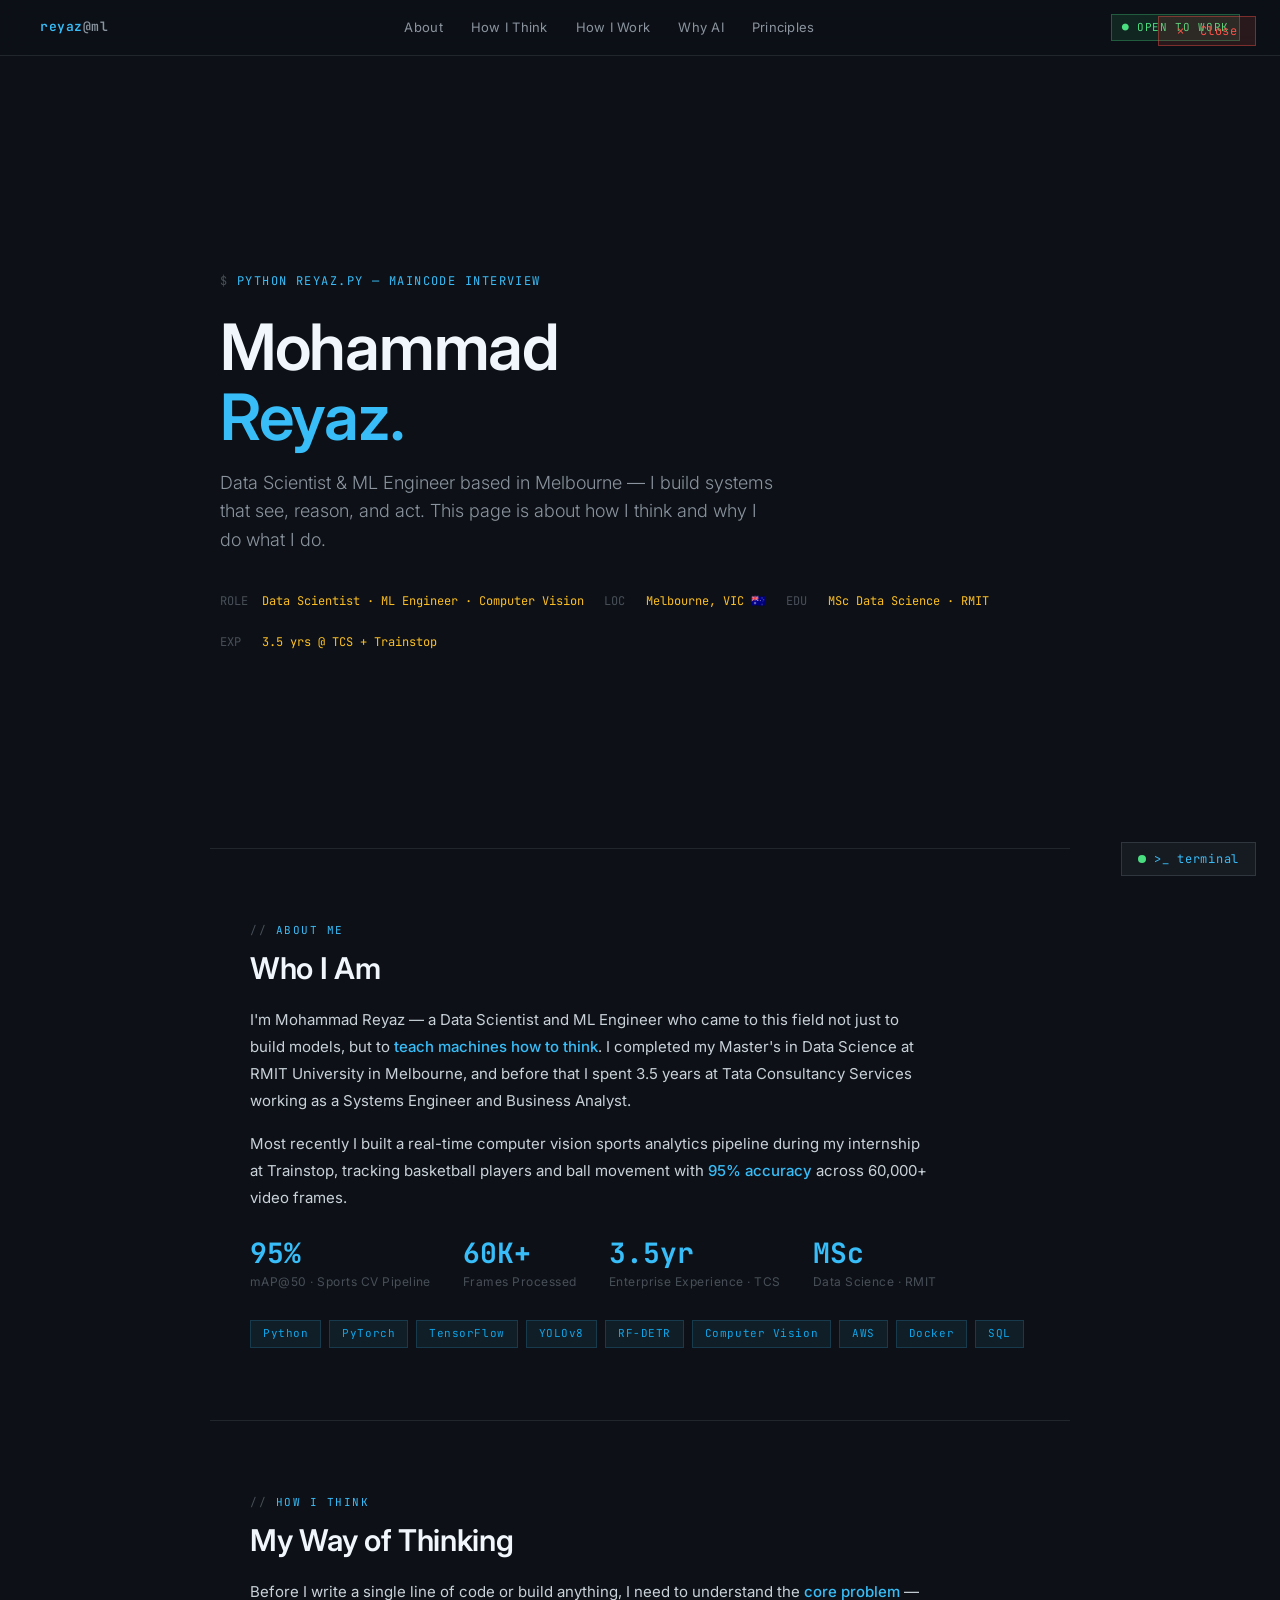
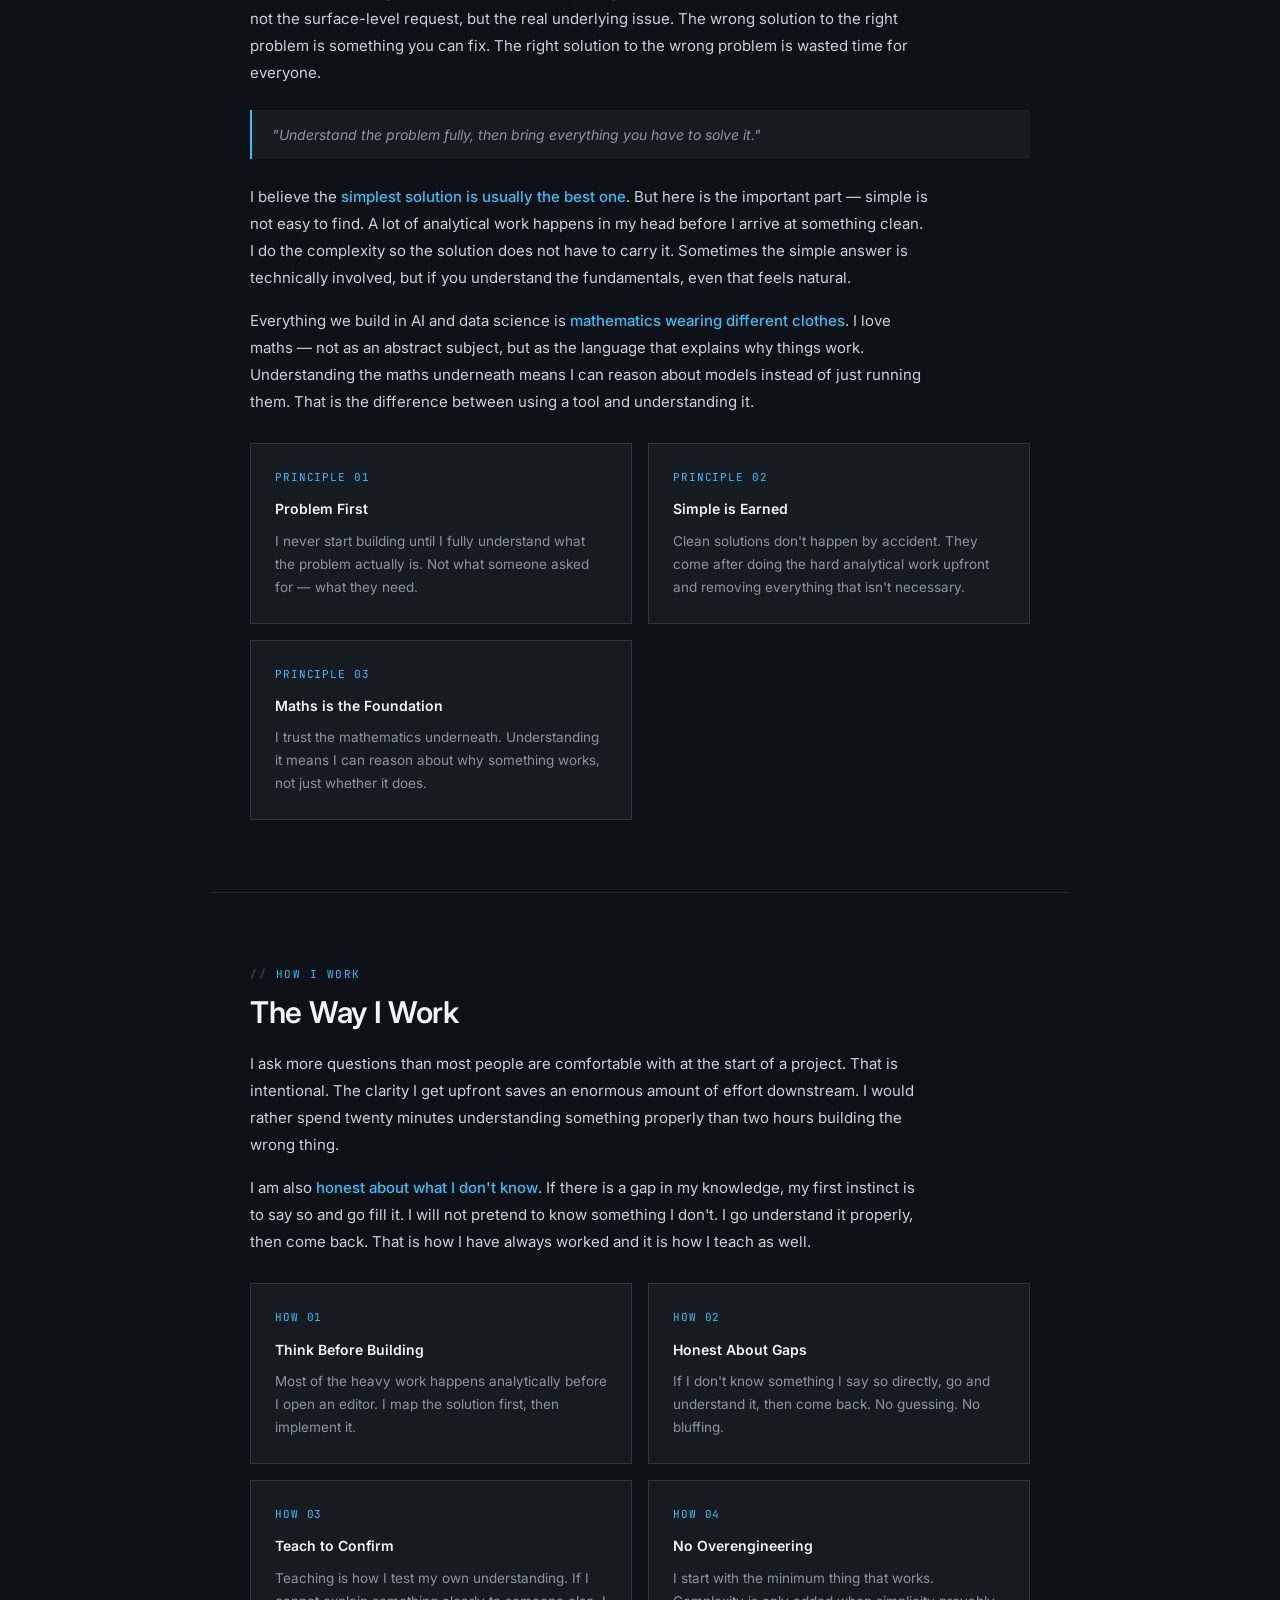
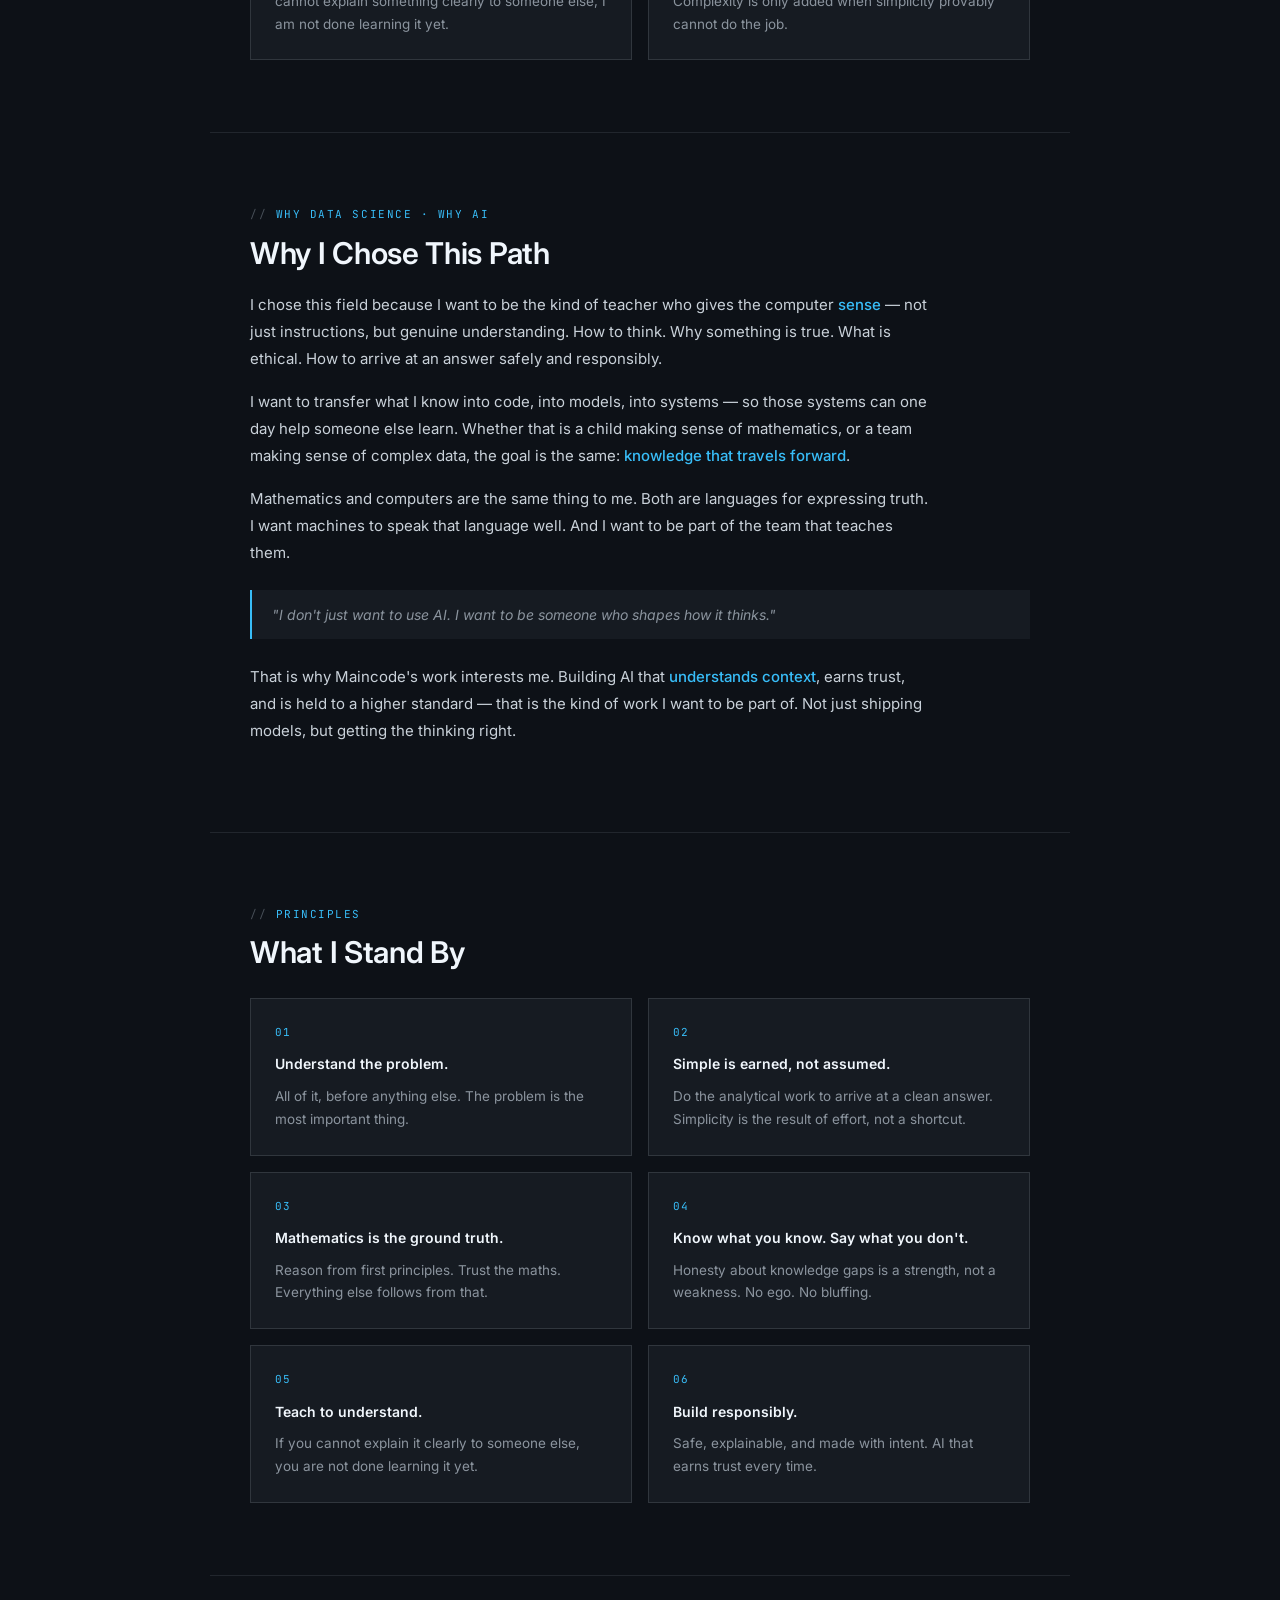
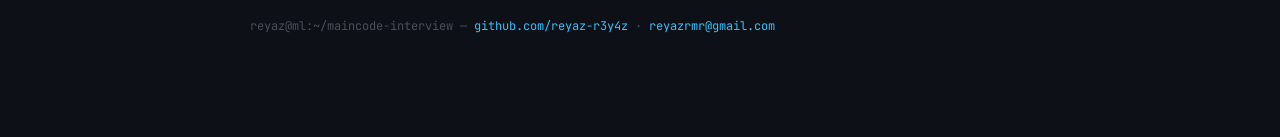
<file: understand reyaz_maincode.html>
<!DOCTYPE html>
<html lang="en">
<head>
  <meta charset="UTF-8" />
  <meta name="viewport" content="width=device-width, initial-scale=1.0" />
  <title>Mohammad Reyaz · Who I Am</title>
  <style>
    @import url('https://fonts.googleapis.com/css2?family=JetBrains+Mono:wght@400;600&family=Inter:wght@300;400;500;600&display=swap');

    :root {
      --bg:         #0d1117;
      --bg-card:    #161b22;
      --bg-card2:   #1c2128;
      --border:     #30363d;
      --border-dim: #21262d;
      --cyan:       #38bdf8;
      --cyan-glow:  rgba(56,189,248,0.18);
      --cyan-dim:   #0ea5e9;
      --purple:     #bf91f3;
      --green:      #4ade80;
      --amber:      #fbbf24;
      --text:       #c9d1d9;
      --text-dim:   #8b949e;
      --text-faint: #484f58;
      --white:      #f0f6fc;
      --mono:       'JetBrains Mono', monospace;
      --sans:       'Inter', sans-serif;
    }

    * { margin: 0; padding: 0; box-sizing: border-box; }
    html { scroll-behavior: smooth; }

    body {
      background: var(--bg);
      color: var(--text);
      font-family: var(--sans);
      font-size: 15px;
      line-height: 1.75;
    }

    /* ── NAV ── */
    nav {
      position: sticky;
      top: 0;
      z-index: 90;
      background: rgba(13,17,23,0.92);
      backdrop-filter: blur(12px);
      border-bottom: 1px solid var(--border-dim);
      display: flex;
      align-items: center;
      justify-content: space-between;
      padding: 0 40px;
      height: 56px;
    }
    .nav-logo {
      font-family: var(--mono);
      font-size: 13px;
      color: var(--cyan);
      font-weight: 600;
      letter-spacing: 0.04em;
    }
    .nav-logo span { color: var(--text-dim); }
    .nav-links {
      display: flex;
      gap: 28px;
      list-style: none;
    }
    .nav-links a {
      color: var(--text-dim);
      text-decoration: none;
      font-size: 13px;
      letter-spacing: 0.02em;
      transition: color 0.2s;
    }
    .nav-links a:hover { color: var(--cyan); }
    .nav-badge {
      font-family: var(--mono);
      font-size: 11px;
      background: rgba(74,222,128,0.1);
      border: 1px solid rgba(74,222,128,0.3);
      color: var(--green);
      padding: 3px 10px;
      letter-spacing: 0.06em;
    }

    /* ── HERO ── */
    #hero {
      min-height: 88vh;
      display: flex;
      flex-direction: column;
      justify-content: center;
      padding: 80px 80px 60px;
      max-width: 1000px;
      margin: 0 auto;
    }
    .hero-eyebrow {
      font-family: var(--mono);
      font-size: 12px;
      color: var(--cyan);
      letter-spacing: 0.12em;
      text-transform: uppercase;
      margin-bottom: 20px;
    }
    .hero-eyebrow::before { content: '$ '; color: var(--text-faint); }
    .hero-name {
      font-family: var(--sans);
      font-size: clamp(36px, 6vw, 64px);
      font-weight: 600;
      color: var(--white);
      line-height: 1.1;
      margin-bottom: 16px;
      letter-spacing: -0.02em;
    }
    .hero-name .accent { color: var(--cyan); }
    .hero-tagline {
      font-size: 18px;
      color: var(--text-dim);
      font-weight: 300;
      max-width: 560px;
      margin-bottom: 36px;
      line-height: 1.6;
    }
    .hero-meta {
      display: flex;
      flex-wrap: wrap;
      gap: 20px;
      font-family: var(--mono);
      font-size: 12px;
      color: var(--text-faint);
    }
    .hero-meta span { color: var(--text-dim); }
    .hero-meta .val { color: var(--amber); }

    /* ── SECTIONS ── */
    .section {
      max-width: 860px;
      margin: 0 auto;
      padding: 72px 40px;
      border-top: 1px solid var(--border-dim);
      transition: box-shadow 0.3s ease, background 0.3s ease;
    }
    .section.highlight {
      box-shadow: 0 0 0 2px var(--cyan), 0 0 32px var(--cyan-glow);
      background: rgba(56,189,248,0.03);
    }

    .section-label {
      font-family: var(--mono);
      font-size: 11px;
      color: var(--cyan);
      letter-spacing: 0.14em;
      text-transform: uppercase;
      margin-bottom: 10px;
    }
    .section-label::before { content: '// '; color: var(--text-faint); }

    .section-title {
      font-size: clamp(22px, 3vw, 30px);
      font-weight: 600;
      color: var(--white);
      margin-bottom: 20px;
      letter-spacing: -0.01em;
      line-height: 1.2;
    }

    .section p {
      color: var(--text);
      font-size: 15px;
      line-height: 1.8;
      max-width: 680px;
      margin-bottom: 16px;
    }
    .section p em {
      color: var(--cyan);
      font-style: normal;
      font-weight: 500;
    }

    /* ── CARDS GRID ── */
    .cards {
      display: grid;
      grid-template-columns: repeat(auto-fit, minmax(280px, 1fr));
      gap: 16px;
      margin-top: 28px;
    }
    .card {
      background: var(--bg-card);
      border: 1px solid var(--border);
      padding: 24px;
      transition: border-color 0.2s, box-shadow 0.2s;
    }
    .card:hover {
      border-color: var(--cyan-dim);
      box-shadow: 0 0 16px rgba(56,189,248,0.08);
    }
    .card-num {
      font-family: var(--mono);
      font-size: 11px;
      color: var(--cyan);
      margin-bottom: 10px;
      letter-spacing: 0.08em;
    }
    .card-title {
      font-size: 14px;
      font-weight: 600;
      color: var(--white);
      margin-bottom: 8px;
    }
    .card-body {
      font-size: 13.5px;
      color: var(--text-dim);
      line-height: 1.7;
    }

    /* ── QUOTE BLOCK ── */
    .quote {
      border-left: 2px solid var(--cyan);
      padding: 12px 20px;
      margin: 24px 0;
      background: var(--bg-card);
    }
    .quote p {
      color: var(--text-dim) !important;
      font-size: 14px !important;
      font-style: italic;
      margin: 0 !important;
    }

    /* ── TAGS ── */
    .tags { display: flex; flex-wrap: wrap; gap: 8px; margin-top: 20px; }
    .tag {
      background: rgba(56,189,248,0.07);
      border: 1px solid rgba(56,189,248,0.18);
      color: var(--cyan-dim);
      font-family: var(--mono);
      font-size: 11px;
      padding: 3px 12px;
      letter-spacing: 0.05em;
    }

    /* ── STAT ROW ── */
    .stats {
      display: flex;
      flex-wrap: wrap;
      gap: 32px;
      margin: 28px 0;
    }
    .stat-val {
      font-family: var(--mono);
      font-size: 28px;
      font-weight: 700;
      color: var(--cyan);
      line-height: 1;
    }
    .stat-label {
      font-size: 12px;
      color: var(--text-faint);
      margin-top: 4px;
      letter-spacing: 0.04em;
    }

    /* ──────────────────────────────────────
       TERMINAL — bottom right
    ────────────────────────────────────── */
    #terminal-toggle {
      position: fixed;
      bottom: 24px;
      right: 24px;
      z-index: 200;
      background: var(--bg-card);
      border: 1px solid var(--border);
      color: var(--cyan);
      font-family: var(--mono);
      font-size: 12px;
      padding: 8px 16px;
      cursor: pointer;
      letter-spacing: 0.06em;
      transition: background 0.2s, border-color 0.2s;
      display: flex;
      align-items: center;
      gap: 8px;
    }
    #terminal-toggle:hover {
      background: var(--bg-card2);
      border-color: var(--cyan);
    }
    #terminal-toggle .t-dot {
      width: 8px; height: 8px; border-radius: 50%;
      background: var(--green);
      animation: pulse 2s ease-in-out infinite;
    }
    @keyframes pulse { 0%,100%{opacity:1} 50%{opacity:0.4} }

    #terminal-panel {
      position: fixed;
      bottom: 68px;
      right: 24px;
      width: 480px;
      max-width: calc(100vw - 32px);
      z-index: 199;
      background: #0a0e13;
      border: 1px solid var(--border);
      box-shadow: 0 8px 40px rgba(0,0,0,0.6);
      display: none;
      flex-direction: column;
      max-height: 400px;
    }
    #terminal-panel.open { display: flex; }

    .term-topbar {
      background: #1c2128;
      padding: 8px 14px;
      display: flex;
      align-items: center;
      gap: 8px;
      border-bottom: 1px solid var(--border);
      flex-shrink: 0;
    }
    .term-dot { width: 10px; height: 10px; border-radius: 50%; }
    .term-dot.r { background: #ff5f57; }
    .term-dot.y { background: #febc2e; }
    .term-dot.g { background: #28c840; }
    .term-title {
      margin-left: 8px;
      font-family: var(--mono);
      font-size: 11px;
      color: var(--text-faint);
      flex: 1;
    }
    .term-close {
      font-family: var(--mono);
      font-size: 11px;
      color: var(--text-faint);
      cursor: pointer;
      padding: 0 4px;
    }
    .term-close:hover { color: var(--white); }

    /* Quick command chips */
    .term-chips {
      padding: 10px 14px 8px;
      display: flex;
      flex-wrap: wrap;
      gap: 6px;
      border-bottom: 1px solid var(--border-dim);
      flex-shrink: 0;
      background: #0d1117;
    }
    .chip {
      font-family: var(--mono);
      font-size: 10px;
      padding: 3px 10px;
      border: 1px solid var(--border);
      color: var(--text-dim);
      cursor: pointer;
      letter-spacing: 0.04em;
      transition: border-color 0.15s, color 0.15s;
      user-select: none;
    }
    .chip:hover {
      border-color: var(--cyan);
      color: var(--cyan);
    }

    .term-output {
      flex: 1;
      overflow-y: auto;
      padding: 12px 14px;
      font-family: var(--mono);
      font-size: 12px;
      line-height: 1.7;
      scrollbar-width: thin;
      scrollbar-color: var(--border) transparent;
    }
    .term-line { margin-bottom: 2px; }
    .term-line.cmd  { color: var(--white); }
    .term-line.cmd::before { content: '$ '; color: var(--cyan); }
    .term-line.out  { color: var(--text-dim); }
    .term-line.ok   { color: var(--green); }
    .term-line.err  { color: #f87171; }
    .term-line.info { color: var(--amber); }
    .term-line.blank { height: 6px; }
    .term-line.file { color: var(--purple); }

    .term-input-row {
      display: flex;
      align-items: center;
      padding: 8px 14px;
      border-top: 1px solid var(--border);
      gap: 6px;
      flex-shrink: 0;
    }
    .term-prompt-sym {
      font-family: var(--mono);
      font-size: 12px;
      color: var(--cyan);
      flex-shrink: 0;
    }
    #term-input {
      flex: 1;
      background: transparent;
      border: none;
      outline: none;
      color: var(--white);
      font-family: var(--mono);
      font-size: 12px;
      caret-color: var(--cyan);
    }

    /* ── FOOTER ── */
    footer {
      max-width: 860px;
      margin: 0 auto;
      padding: 40px 40px 100px;
      border-top: 1px solid var(--border-dim);
    }
    footer p {
      font-family: var(--mono);
      font-size: 12px;
      color: var(--text-faint);
    }
    footer a { color: var(--cyan); text-decoration: none; }

    /* ── MOBILE ── */
    @media (max-width: 640px) {
      #hero { padding: 60px 24px 40px; }
      .section { padding: 52px 24px; }
      nav { padding: 0 20px; }
      .nav-links { display: none; }
      footer { padding: 32px 24px 100px; }
    }
  </style>
</head>
<body>

<!-- NAV -->
<nav>
  <div class="nav-logo">reyaz<span>@ml</span></div>
  <ul class="nav-links">
    <li><a href="#about">About</a></li>
    <li><a href="#think">How I Think</a></li>
    <li><a href="#work">How I Work</a></li>
    <li><a href="#why">Why AI</a></li>
    <li><a href="#principles">Principles</a></li>
  </ul>
  <div class="nav-badge">● OPEN TO WORK</div>
</nav>

<!-- HERO -->
<section id="hero">
  <div class="hero-eyebrow">python reyaz.py — Maincode Interview</div>
  <h1 class="hero-name">Mohammad<br><span class="accent">Reyaz.</span></h1>
  <p class="hero-tagline">
    Data Scientist &amp; ML Engineer based in Melbourne — I build systems that see, reason, and act.
    This page is about how I think and why I do what I do.
  </p>
  <div class="hero-meta">
    <div>ROLE &nbsp;<span class="val">Data Scientist · ML Engineer · Computer Vision</span></div>
    <div>LOC &nbsp;&nbsp;<span class="val">Melbourne, VIC 🇦🇺</span></div>
    <div>EDU &nbsp;&nbsp;<span class="val">MSc Data Science · RMIT</span></div>
    <div>EXP &nbsp;&nbsp;<span class="val">3.5 yrs @ TCS + Trainstop</span></div>
  </div>
</section>

<!-- ABOUT -->
<section class="section" id="about">
  <div class="section-label">about me</div>
  <h2 class="section-title">Who I Am</h2>
  <p>
    I'm Mohammad Reyaz — a Data Scientist and ML Engineer who came to this field not just to build models,
    but to <em>teach machines how to think</em>. I completed my Master's in Data Science at RMIT University
    in Melbourne, and before that I spent 3.5 years at Tata Consultancy Services working as a Systems Engineer
    and Business Analyst.
  </p>
  <p>
    Most recently I built a real-time computer vision sports analytics pipeline during my internship at Trainstop,
    tracking basketball players and ball movement with <em>95% accuracy</em> across 60,000+ video frames.
  </p>
  <div class="stats">
    <div><div class="stat-val">95%</div><div class="stat-label">mAP@50 · Sports CV Pipeline</div></div>
    <div><div class="stat-val">60K+</div><div class="stat-label">Frames Processed</div></div>
    <div><div class="stat-val">3.5yr</div><div class="stat-label">Enterprise Experience · TCS</div></div>
    <div><div class="stat-val">MSc</div><div class="stat-label">Data Science · RMIT</div></div>
  </div>
  <div class="tags">
    <span class="tag">Python</span><span class="tag">PyTorch</span><span class="tag">TensorFlow</span>
    <span class="tag">YOLOv8</span><span class="tag">RF-DETR</span><span class="tag">Computer Vision</span>
    <span class="tag">AWS</span><span class="tag">Docker</span><span class="tag">SQL</span>
  </div>
</section>

<!-- HOW I THINK -->
<section class="section" id="think">
  <div class="section-label">how i think</div>
  <h2 class="section-title">My Way of Thinking</h2>

  <p>
    Before I write a single line of code or build anything, I need to understand the
    <em>core problem</em> — not the surface-level request, but the real underlying issue.
    The wrong solution to the right problem is something you can fix. The right solution
    to the wrong problem is wasted time for everyone.
  </p>

  <div class="quote"><p>"Understand the problem fully, then bring everything you have to solve it."</p></div>

  <p>
    I believe the <em>simplest solution is usually the best one</em>. But here is the important part —
    simple is not easy to find. A lot of analytical work happens in my head before I arrive at something
    clean. I do the complexity so the solution does not have to carry it. Sometimes the simple answer
    is technically involved, but if you understand the fundamentals, even that feels natural.
  </p>

  <p>
    Everything we build in AI and data science is <em>mathematics wearing different clothes</em>.
    I love maths — not as an abstract subject, but as the language that explains why things work.
    Understanding the maths underneath means I can reason about models instead of just running them.
    That is the difference between using a tool and understanding it.
  </p>

  <div class="cards">
    <div class="card">
      <div class="card-num">PRINCIPLE 01</div>
      <div class="card-title">Problem First</div>
      <div class="card-body">I never start building until I fully understand what the problem actually is. Not what someone asked for — what they need.</div>
    </div>
    <div class="card">
      <div class="card-num">PRINCIPLE 02</div>
      <div class="card-title">Simple is Earned</div>
      <div class="card-body">Clean solutions don't happen by accident. They come after doing the hard analytical work upfront and removing everything that isn't necessary.</div>
    </div>
    <div class="card">
      <div class="card-num">PRINCIPLE 03</div>
      <div class="card-title">Maths is the Foundation</div>
      <div class="card-body">I trust the mathematics underneath. Understanding it means I can reason about why something works, not just whether it does.</div>
    </div>
  </div>
</section>

<!-- HOW I WORK -->
<section class="section" id="work">
  <div class="section-label">how i work</div>
  <h2 class="section-title">The Way I Work</h2>

  <p>
    I ask more questions than most people are comfortable with at the start of a project.
    That is intentional. The clarity I get upfront saves an enormous amount of effort downstream.
    I would rather spend twenty minutes understanding something properly than two hours building
    the wrong thing.
  </p>

  <p>
    I am also <em>honest about what I don't know</em>. If there is a gap in my knowledge,
    my first instinct is to say so and go fill it. I will not pretend to know something I don't.
    I go understand it properly, then come back. That is how I have always worked and it is how
    I teach as well.
  </p>

  <div class="cards">
    <div class="card">
      <div class="card-num">HOW 01</div>
      <div class="card-title">Think Before Building</div>
      <div class="card-body">Most of the heavy work happens analytically before I open an editor. I map the solution first, then implement it.</div>
    </div>
    <div class="card">
      <div class="card-num">HOW 02</div>
      <div class="card-title">Honest About Gaps</div>
      <div class="card-body">If I don't know something I say so directly, go and understand it, then come back. No guessing. No bluffing.</div>
    </div>
    <div class="card">
      <div class="card-num">HOW 03</div>
      <div class="card-title">Teach to Confirm</div>
      <div class="card-body">Teaching is how I test my own understanding. If I cannot explain something clearly to someone else, I am not done learning it yet.</div>
    </div>
    <div class="card">
      <div class="card-num">HOW 04</div>
      <div class="card-title">No Overengineering</div>
      <div class="card-body">I start with the minimum thing that works. Complexity is only added when simplicity provably cannot do the job.</div>
    </div>
  </div>
</section>

<!-- WHY AI -->
<section class="section" id="why">
  <div class="section-label">why data science · why ai</div>
  <h2 class="section-title">Why I Chose This Path</h2>

  <p>
    I chose this field because I want to be the kind of teacher who gives the computer <em>sense</em> —
    not just instructions, but genuine understanding. How to think. Why something is true.
    What is ethical. How to arrive at an answer safely and responsibly.
  </p>

  <p>
    I want to transfer what I know into code, into models, into systems — so those systems can one day
    help someone else learn. Whether that is a child making sense of mathematics, or a team making
    sense of complex data, the goal is the same: <em>knowledge that travels forward</em>.
  </p>

  <p>
    Mathematics and computers are the same thing to me. Both are languages for expressing truth.
    I want machines to speak that language well. And I want to be part of the team that teaches them.
  </p>

  <div class="quote"><p>"I don't just want to use AI. I want to be someone who shapes how it thinks."</p></div>

  <p>
    That is why Maincode's work interests me. Building AI that <em>understands context</em>,
    earns trust, and is held to a higher standard — that is the kind of work I want to be part of.
    Not just shipping models, but getting the thinking right.
  </p>
</section>

<!-- PRINCIPLES -->
<section class="section" id="principles">
  <div class="section-label">principles</div>
  <h2 class="section-title">What I Stand By</h2>

  <div class="cards">
    <div class="card">
      <div class="card-num">01</div>
      <div class="card-title">Understand the problem.</div>
      <div class="card-body">All of it, before anything else. The problem is the most important thing.</div>
    </div>
    <div class="card">
      <div class="card-num">02</div>
      <div class="card-title">Simple is earned, not assumed.</div>
      <div class="card-body">Do the analytical work to arrive at a clean answer. Simplicity is the result of effort, not a shortcut.</div>
    </div>
    <div class="card">
      <div class="card-num">03</div>
      <div class="card-title">Mathematics is the ground truth.</div>
      <div class="card-body">Reason from first principles. Trust the maths. Everything else follows from that.</div>
    </div>
    <div class="card">
      <div class="card-num">04</div>
      <div class="card-title">Know what you know. Say what you don't.</div>
      <div class="card-body">Honesty about knowledge gaps is a strength, not a weakness. No ego. No bluffing.</div>
    </div>
    <div class="card">
      <div class="card-num">05</div>
      <div class="card-title">Teach to understand.</div>
      <div class="card-body">If you cannot explain it clearly to someone else, you are not done learning it yet.</div>
    </div>
    <div class="card">
      <div class="card-num">06</div>
      <div class="card-title">Build responsibly.</div>
      <div class="card-body">Safe, explainable, and made with intent. AI that earns trust every time.</div>
    </div>
  </div>
</section>

<!-- FOOTER -->
<footer>
  <p>reyaz@ml:~/maincode-interview — <a href="https://github.com/reyaz-r3y4z" target="_blank">github.com/reyaz-r3y4z</a> · <a href="mailto:reyazrmr@gmail.com">reyazrmr@gmail.com</a></p>
</footer>

<!-- ══════════════════════════════════════════
     TERMINAL — bottom right
═══════════════════════════════════════════ -->

<button id="terminal-toggle" onclick="toggleTerminal()">
  <div class="t-dot"></div>
  &gt;_ terminal
</button>

<div id="terminal-panel">
  <div class="term-topbar">
    <div class="term-dot r"></div>
    <div class="term-dot y"></div>
    <div class="term-dot g"></div>
    <span class="term-title">reyaz@ml:~/maincode-interview</span>
    <span class="term-close" onclick="toggleTerminal()">✕</span>
  </div>

  <!-- Quick chips -->
  <div class="term-chips">
    <span class="chip" onclick="runChip('help')">help</span>
    <span class="chip" onclick="runChip('status')">status</span>
    <span class="chip" onclick="runChip('ls')">ls</span>
    <span class="chip" onclick="runChip('about')">about</span>
    <span class="chip" onclick="runChip('think')">think</span>
    <span class="chip" onclick="runChip('work')">work</span>
    <span class="chip" onclick="runChip('why')">why</span>
    <span class="chip" onclick="runChip('principles')">principles</span>
    <span class="chip" onclick="runChip('cat reyaz.py')">cat reyaz.py</span>
    <span class="chip" onclick="runChip('cat mindset.md')">cat mindset.md</span>
    <span class="chip" onclick="runChip('clear')">clear</span>
  </div>

  <div class="term-output" id="term-output"></div>

  <div class="term-input-row">
    <span class="term-prompt-sym">$</span>
    <input id="term-input" type="text" autocomplete="off" autocorrect="off" spellcheck="false" placeholder="type a command or use the buttons above…" onkeydown="handleKey(event)" />
  </div>
</div>

<!-- ── BACK TO PORTFOLIO BUTTON ── -->
<button id="backBtn" onclick="goBack()" style="
  position: fixed;
  top: 16px;
  right: 24px;
  z-index: 999;
  background: rgba(248,81,73,0.12);
  border: 1px solid rgba(248,81,73,0.4);
  color: #f85149;
  font-family: 'JetBrains Mono', monospace;
  font-size: 12px;
  padding: 6px 18px;
  cursor: pointer;
  letter-spacing: 0.04em;
  transition: background 0.2s;
">✕ &nbsp;Close</button>

<script>
function goBack() {
  // If loaded inside the portfolio iframe, close the overlay
  if (window.parent && window.parent !== window && typeof window.parent.closeResearch === 'function') {
    window.parent.closeResearch();
  } else {
    // If opened directly (e.g. someone navigated here), go to main page
    window.location.href = 'index.html';
  }
}
</script>

<script>
  // ── FILES the terminal can "cat" ──
  const FILES = {
    'reyaz.py': [
      { t:'file', v:'# reyaz.py' },
      { t:'file', v:'name     = "Mohammad Reyaz"' },
      { t:'file', v:'role     = "Data Scientist · ML Engineer · Computer Vision"' },
      { t:'file', v:'location = "Melbourne, VIC, Australia"' },
      { t:'file', v:'degree   = "MSc Data Science · RMIT University"' },
      { t:'file', v:'exp      = "3.5 yrs @ TCS + Trainstop internship"' },
      { t:'file', v:'best     = "95% mAP@50 sports CV pipeline"' },
      { t:'file', v:'email    = "reyazrmr@gmail.com"' },
      { t:'file', v:'github   = "github.com/reyaz-r3y4z"' },
    ],
    'mindset.md': [
      { t:'file', v:'# mindset.md' },
      { t:'file', v:'' },
      { t:'file', v:'> Understand the core problem first.' },
      { t:'file', v:'> Simple solutions are earned through hard analytical work.' },
      { t:'file', v:'> Mathematics is the ground truth of everything.' },
      { t:'file', v:'> If I don\'t know something, I say so and go learn it.' },
      { t:'file', v:'> Teaching is how I confirm I truly understand.' },
    ],
    'principles.log': [
      { t:'file', v:'01  Understand the problem — all of it, before anything else.' },
      { t:'file', v:'02  Simple is earned, not assumed.' },
      { t:'file', v:'03  Mathematics is the ground truth.' },
      { t:'file', v:'04  Know what you know. Say what you don\'t.' },
      { t:'file', v:'05  Teach to understand.' },
      { t:'file', v:'06  Build responsibly.' },
    ],
    'why_ai.txt': [
      { t:'file', v:'I chose this field to teach computers sense —' },
      { t:'file', v:'not just instructions, but understanding.' },
      { t:'file', v:'Knowledge that travels forward.' },
    ],
  };

  // ── COMMANDS ──
  const COMMANDS = {
    help: () => [
      { t:'ok',   v:'Available commands:' },
      { t:'blank' },
      { t:'info', v:'  about       → scroll to About Me section' },
      { t:'info', v:'  think       → scroll to How I Think section' },
      { t:'info', v:'  work        → scroll to How I Work section' },
      { t:'info', v:'  why         → scroll to Why AI section' },
      { t:'info', v:'  principles  → scroll to Principles section' },
      { t:'blank' },
      { t:'out',  v:'  ls                → list all files' },
      { t:'out',  v:'  cat <filename>    → read a file' },
      { t:'out',  v:'  status            → show current status' },
      { t:'out',  v:'  clear             → clear terminal' },
      { t:'blank' },
      { t:'out',  v:'Tip: use the quick-buttons above to run commands.' },
    ],

    status: () => [
      { t:'ok',   v:'● STATUS: ONLINE' },
      { t:'blank' },
      { t:'info', v:'  name     Mohammad Reyaz' },
      { t:'info', v:'  role     Data Scientist · ML Engineer · CV' },
      { t:'info', v:'  location Melbourne, VIC, Australia 🇦🇺' },
      { t:'info', v:'  degree   MSc Data Science · RMIT' },
      { t:'info', v:'  exp      3.5 yrs @ TCS + Trainstop' },
      { t:'info', v:'  best     95% mAP@50 · Basketball CV Pipeline' },
      { t:'info', v:'  seeking  ML Engineering · Data Science · CV Roles' },
      { t:'blank' },
      { t:'ok',   v:'  ● OPEN_TO_WORK → true' },
    ],

    ls: () => {
      const lines = [
        { t:'out', v:'total ' + Object.keys(FILES).length },
        { t:'blank' },
      ];
      for (const f of Object.keys(FILES)) {
        lines.push({ t:'file', v:'  📄 ' + f });
      }
      lines.push({ t:'blank' });
      lines.push({ t:'out', v:'Use  cat <filename>  to read any file.' });
      return lines;
    },

    about:      () => { scrollTo('about');      return [{ t:'ok', v:'↓ Scrolled to → About Me' }]; },
    think:      () => { scrollTo('think');      return [{ t:'ok', v:'↓ Scrolled to → How I Think' }]; },
    work:       () => { scrollTo('work');       return [{ t:'ok', v:'↓ Scrolled to → How I Work' }]; },
    why:        () => { scrollTo('why');        return [{ t:'ok', v:'↓ Scrolled to → Why AI / Why Data Science' }]; },
    principles: () => { scrollTo('principles'); return [{ t:'ok', v:'↓ Scrolled to → Principles' }]; },
    clear:      () => { document.getElementById('term-output').innerHTML = ''; return null; },
  };

  // ── SCROLL + HIGHLIGHT ──
  function scrollTo(id) {
    const el = document.getElementById(id);
    if (!el) return;
    el.scrollIntoView({ behavior: 'smooth', block: 'start' });
    el.classList.add('highlight');
    setTimeout(() => el.classList.remove('highlight'), 2000);
  }

  // ── PRINT LINES ──
  function print(lines) {
    if (!lines) return;
    const out = document.getElementById('term-output');
    for (const l of lines) {
      const div = document.createElement('div');
      div.className = 'term-line ' + (l.t || 'out');
      div.textContent = l.v || '';
      out.appendChild(div);
    }
    out.scrollTop = out.scrollHeight;
  }

  function printCmd(cmd) {
    const out = document.getElementById('term-output');
    const div = document.createElement('div');
    div.className = 'term-line cmd';
    div.textContent = cmd;
    out.appendChild(div);
  }

  // ── RUN COMMAND ──
  function run(raw) {
    const cmd = raw.trim().toLowerCase();
    if (!cmd) return;

    printCmd(raw.trim());

    // cat command
    if (cmd.startsWith('cat ')) {
      const fname = raw.trim().slice(4).trim();
      const fkey  = Object.keys(FILES).find(k => k.toLowerCase() === fname.toLowerCase());
      if (fkey) {
        print(FILES[fkey]);
      } else {
        print([{ t:'err', v:'cat: ' + fname + ': No such file. Try  ls  to see available files.' }]);
      }
      print([{ t:'blank' }]);
      return;
    }

    if (COMMANDS[cmd]) {
      const result = COMMANDS[cmd]();
      print(result);
      if (result) print([{ t:'blank' }]);
    } else {
      print([
        { t:'err', v:'command not found: ' + cmd },
        { t:'out', v:'Type  help  to see available commands.' },
        { t:'blank' },
      ]);
    }
  }

  // ── CHIP CLICK ──
  function runChip(cmd) {
    const input = document.getElementById('term-input');
    input.value = cmd;
    run(cmd);
    input.value = '';
    input.focus();
  }

  // ── KEY HANDLER ──
  function handleKey(e) {
    if (e.key === 'Enter') {
      const input = document.getElementById('term-input');
      run(input.value);
      input.value = '';
    }
  }

  // ── TOGGLE ──
  function toggleTerminal() {
    const panel = document.getElementById('terminal-panel');
    panel.classList.toggle('open');
    if (panel.classList.contains('open')) {
      // Boot message on first open
      if (!panel.dataset.booted) {
        panel.dataset.booted = '1';
        print([
          { t:'ok',   v:'reyaz_os v1.0.0 — Maincode Interview' },
          { t:'out',  v:'Type  help  or use the quick buttons above.' },
          { t:'blank' },
        ]);
      }
      setTimeout(() => document.getElementById('term-input').focus(), 50);
    }
  }
</script>

</body>
</html>
</file>
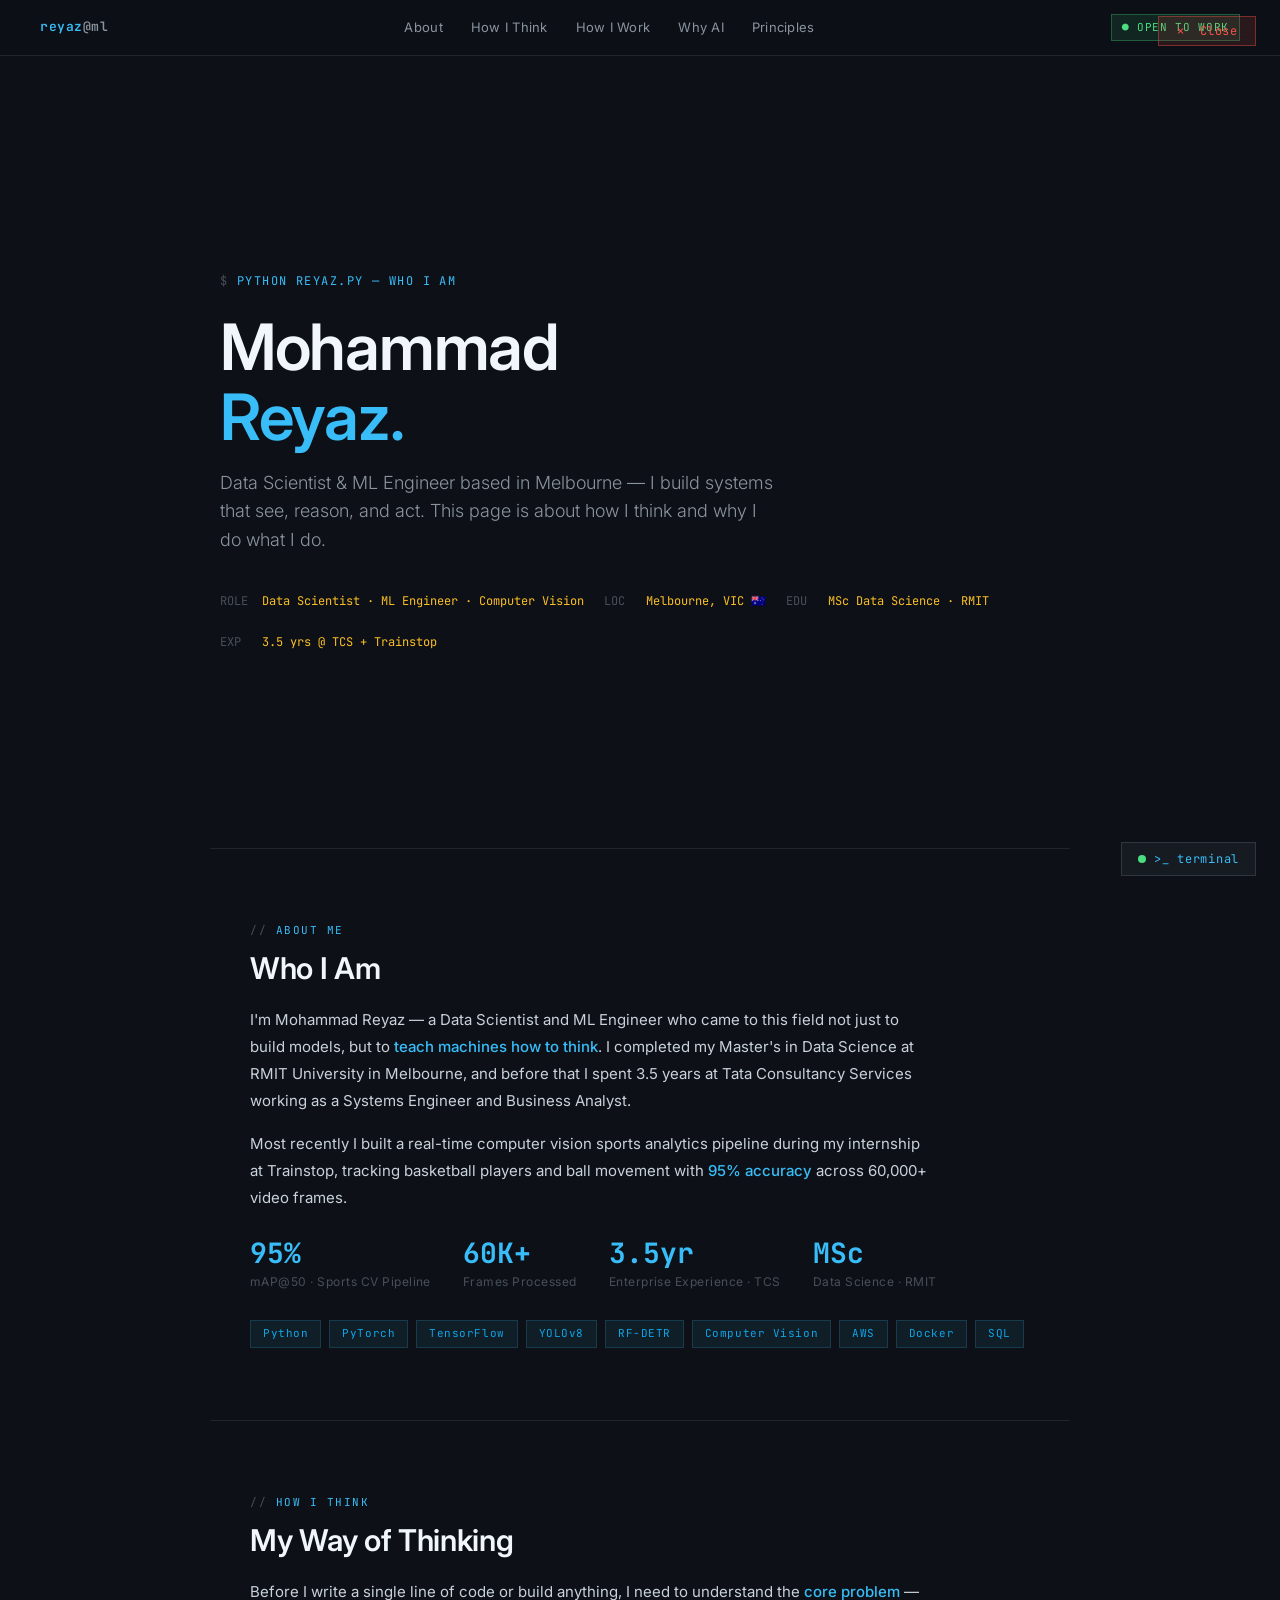
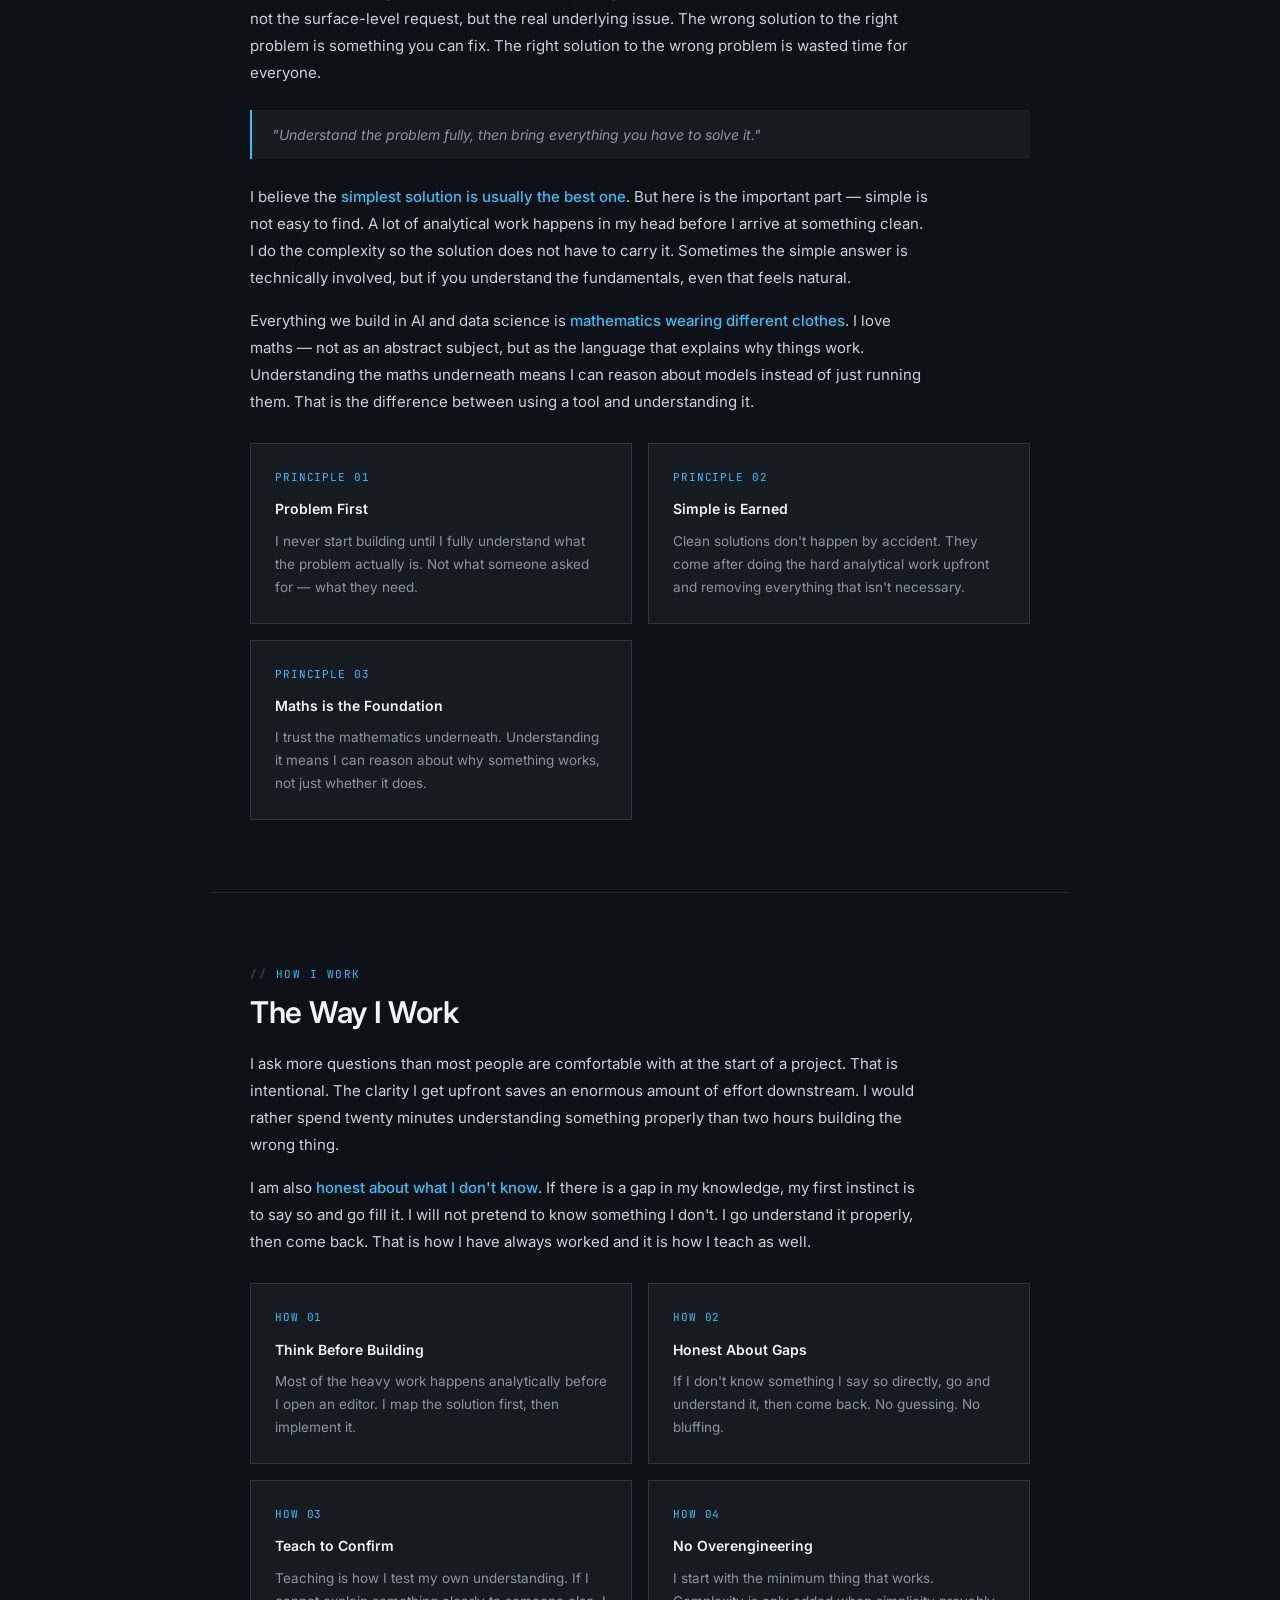
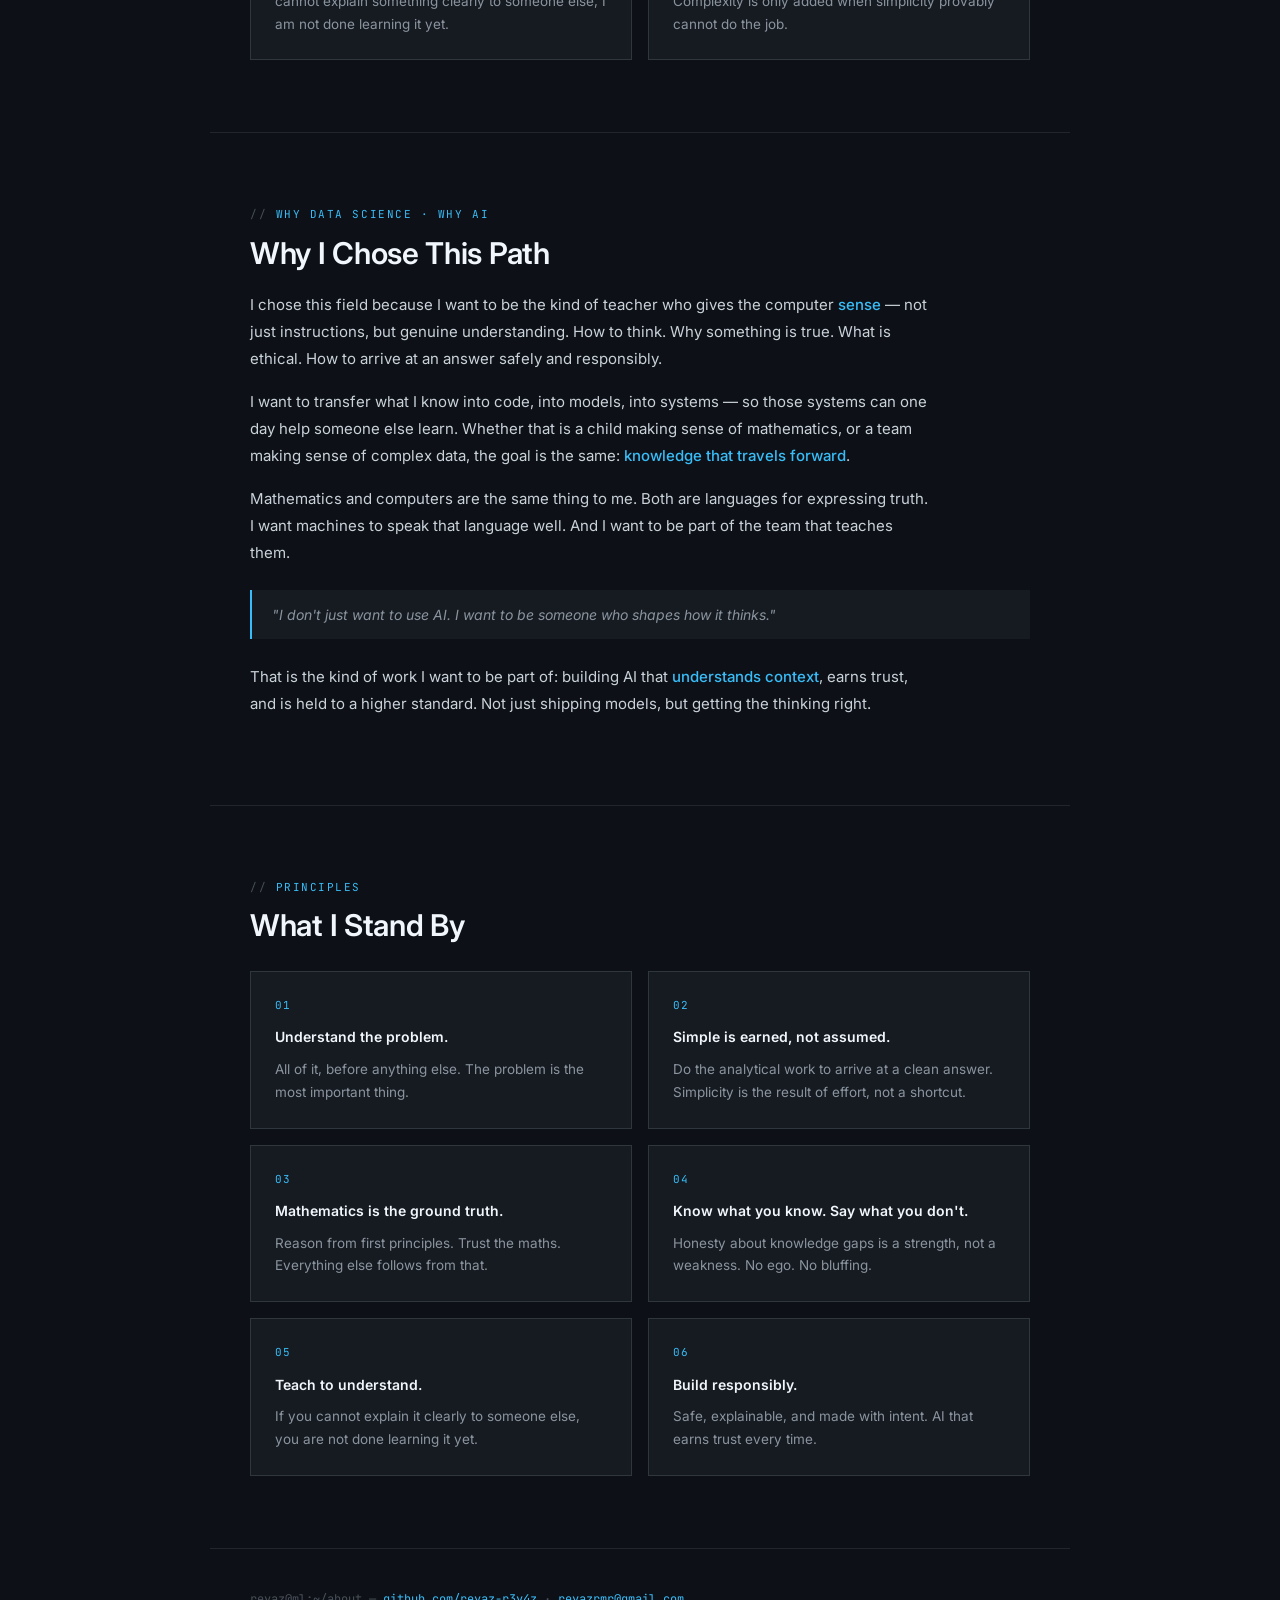
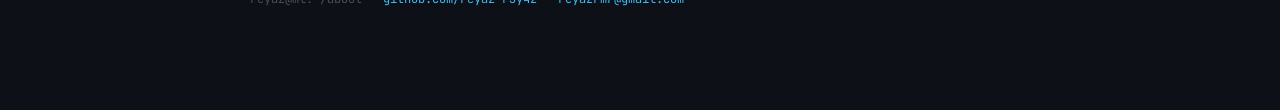
<file: understand-reyaz.html>
<!DOCTYPE html>
<html lang="en">
<head>
  <meta charset="UTF-8" />
  <meta name="viewport" content="width=device-width, initial-scale=1.0" />
  <title>Mohammad Reyaz · Who I Am</title>
  <style>
    @import url('https://fonts.googleapis.com/css2?family=JetBrains+Mono:wght@400;600&family=Inter:wght@300;400;500;600&display=swap');

    :root {
      --bg:         #0d1117;
      --bg-card:    #161b22;
      --bg-card2:   #1c2128;
      --border:     #30363d;
      --border-dim: #21262d;
      --cyan:       #38bdf8;
      --cyan-glow:  rgba(56,189,248,0.18);
      --cyan-dim:   #0ea5e9;
      --purple:     #bf91f3;
      --green:      #4ade80;
      --amber:      #fbbf24;
      --text:       #c9d1d9;
      --text-dim:   #8b949e;
      --text-faint: #484f58;
      --white:      #f0f6fc;
      --mono:       'JetBrains Mono', monospace;
      --sans:       'Inter', sans-serif;
    }

    * { margin: 0; padding: 0; box-sizing: border-box; }
    html { scroll-behavior: smooth; }

    body {
      background: var(--bg);
      color: var(--text);
      font-family: var(--sans);
      font-size: 15px;
      line-height: 1.75;
    }

    /* ── NAV ── */
    nav {
      position: sticky;
      top: 0;
      z-index: 90;
      background: rgba(13,17,23,0.92);
      backdrop-filter: blur(12px);
      border-bottom: 1px solid var(--border-dim);
      display: flex;
      align-items: center;
      justify-content: space-between;
      padding: 0 40px;
      height: 56px;
    }
    .nav-logo {
      font-family: var(--mono);
      font-size: 13px;
      color: var(--cyan);
      font-weight: 600;
      letter-spacing: 0.04em;
    }
    .nav-logo span { color: var(--text-dim); }
    .nav-links {
      display: flex;
      gap: 28px;
      list-style: none;
    }
    .nav-links a {
      color: var(--text-dim);
      text-decoration: none;
      font-size: 13px;
      letter-spacing: 0.02em;
      transition: color 0.2s;
    }
    .nav-links a:hover { color: var(--cyan); }
    .nav-badge {
      font-family: var(--mono);
      font-size: 11px;
      background: rgba(74,222,128,0.1);
      border: 1px solid rgba(74,222,128,0.3);
      color: var(--green);
      padding: 3px 10px;
      letter-spacing: 0.06em;
    }

    /* ── HERO ── */
    #hero {
      min-height: 88vh;
      display: flex;
      flex-direction: column;
      justify-content: center;
      padding: 80px 80px 60px;
      max-width: 1000px;
      margin: 0 auto;
    }
    .hero-eyebrow {
      font-family: var(--mono);
      font-size: 12px;
      color: var(--cyan);
      letter-spacing: 0.12em;
      text-transform: uppercase;
      margin-bottom: 20px;
    }
    .hero-eyebrow::before { content: '$ '; color: var(--text-faint); }
    .hero-name {
      font-family: var(--sans);
      font-size: clamp(36px, 6vw, 64px);
      font-weight: 600;
      color: var(--white);
      line-height: 1.1;
      margin-bottom: 16px;
      letter-spacing: -0.02em;
    }
    .hero-name .accent { color: var(--cyan); }
    .hero-tagline {
      font-size: 18px;
      color: var(--text-dim);
      font-weight: 300;
      max-width: 560px;
      margin-bottom: 36px;
      line-height: 1.6;
    }
    .hero-meta {
      display: flex;
      flex-wrap: wrap;
      gap: 20px;
      font-family: var(--mono);
      font-size: 12px;
      color: var(--text-faint);
    }
    .hero-meta span { color: var(--text-dim); }
    .hero-meta .val { color: var(--amber); }

    /* ── SECTIONS ── */
    .section {
      max-width: 860px;
      margin: 0 auto;
      padding: 72px 40px;
      border-top: 1px solid var(--border-dim);
      transition: box-shadow 0.3s ease, background 0.3s ease;
    }
    .section.highlight {
      box-shadow: 0 0 0 2px var(--cyan), 0 0 32px var(--cyan-glow);
      background: rgba(56,189,248,0.03);
    }

    .section-label {
      font-family: var(--mono);
      font-size: 11px;
      color: var(--cyan);
      letter-spacing: 0.14em;
      text-transform: uppercase;
      margin-bottom: 10px;
    }
    .section-label::before { content: '// '; color: var(--text-faint); }

    .section-title {
      font-size: clamp(22px, 3vw, 30px);
      font-weight: 600;
      color: var(--white);
      margin-bottom: 20px;
      letter-spacing: -0.01em;
      line-height: 1.2;
    }

    .section p {
      color: var(--text);
      font-size: 15px;
      line-height: 1.8;
      max-width: 680px;
      margin-bottom: 16px;
    }
    .section p em {
      color: var(--cyan);
      font-style: normal;
      font-weight: 500;
    }

    /* ── CARDS GRID ── */
    .cards {
      display: grid;
      grid-template-columns: repeat(auto-fit, minmax(280px, 1fr));
      gap: 16px;
      margin-top: 28px;
    }
    .card {
      background: var(--bg-card);
      border: 1px solid var(--border);
      padding: 24px;
      transition: border-color 0.2s, box-shadow 0.2s;
    }
    .card:hover {
      border-color: var(--cyan-dim);
      box-shadow: 0 0 16px rgba(56,189,248,0.08);
    }
    .card-num {
      font-family: var(--mono);
      font-size: 11px;
      color: var(--cyan);
      margin-bottom: 10px;
      letter-spacing: 0.08em;
    }
    .card-title {
      font-size: 14px;
      font-weight: 600;
      color: var(--white);
      margin-bottom: 8px;
    }
    .card-body {
      font-size: 13.5px;
      color: var(--text-dim);
      line-height: 1.7;
    }

    /* ── QUOTE BLOCK ── */
    .quote {
      border-left: 2px solid var(--cyan);
      padding: 12px 20px;
      margin: 24px 0;
      background: var(--bg-card);
    }
    .quote p {
      color: var(--text-dim) !important;
      font-size: 14px !important;
      font-style: italic;
      margin: 0 !important;
    }

    /* ── TAGS ── */
    .tags { display: flex; flex-wrap: wrap; gap: 8px; margin-top: 20px; }
    .tag {
      background: rgba(56,189,248,0.07);
      border: 1px solid rgba(56,189,248,0.18);
      color: var(--cyan-dim);
      font-family: var(--mono);
      font-size: 11px;
      padding: 3px 12px;
      letter-spacing: 0.05em;
    }

    /* ── STAT ROW ── */
    .stats {
      display: flex;
      flex-wrap: wrap;
      gap: 32px;
      margin: 28px 0;
    }
    .stat-val {
      font-family: var(--mono);
      font-size: 28px;
      font-weight: 700;
      color: var(--cyan);
      line-height: 1;
    }
    .stat-label {
      font-size: 12px;
      color: var(--text-faint);
      margin-top: 4px;
      letter-spacing: 0.04em;
    }

    /* ──────────────────────────────────────
       TERMINAL — bottom right
    ────────────────────────────────────── */
    #terminal-toggle {
      position: fixed;
      bottom: 24px;
      right: 24px;
      z-index: 200;
      background: var(--bg-card);
      border: 1px solid var(--border);
      color: var(--cyan);
      font-family: var(--mono);
      font-size: 12px;
      padding: 8px 16px;
      cursor: pointer;
      letter-spacing: 0.06em;
      transition: background 0.2s, border-color 0.2s;
      display: flex;
      align-items: center;
      gap: 8px;
    }
    #terminal-toggle:hover {
      background: var(--bg-card2);
      border-color: var(--cyan);
    }
    #terminal-toggle .t-dot {
      width: 8px; height: 8px; border-radius: 50%;
      background: var(--green);
      animation: pulse 2s ease-in-out infinite;
    }
    @keyframes pulse { 0%,100%{opacity:1} 50%{opacity:0.4} }

    #terminal-panel {
      position: fixed;
      bottom: 68px;
      right: 24px;
      width: 480px;
      max-width: calc(100vw - 32px);
      z-index: 199;
      background: #0a0e13;
      border: 1px solid var(--border);
      box-shadow: 0 8px 40px rgba(0,0,0,0.6);
      display: none;
      flex-direction: column;
      max-height: 400px;
    }
    #terminal-panel.open { display: flex; }

    .term-topbar {
      background: #1c2128;
      padding: 8px 14px;
      display: flex;
      align-items: center;
      gap: 8px;
      border-bottom: 1px solid var(--border);
      flex-shrink: 0;
    }
    .term-dot { width: 10px; height: 10px; border-radius: 50%; }
    .term-dot.r { background: #ff5f57; }
    .term-dot.y { background: #febc2e; }
    .term-dot.g { background: #28c840; }
    .term-title {
      margin-left: 8px;
      font-family: var(--mono);
      font-size: 11px;
      color: var(--text-faint);
      flex: 1;
    }
    .term-close {
      font-family: var(--mono);
      font-size: 11px;
      color: var(--text-faint);
      cursor: pointer;
      padding: 0 4px;
    }
    .term-close:hover { color: var(--white); }

    /* Quick command chips */
    .term-chips {
      padding: 10px 14px 8px;
      display: flex;
      flex-wrap: wrap;
      gap: 6px;
      border-bottom: 1px solid var(--border-dim);
      flex-shrink: 0;
      background: #0d1117;
    }
    .chip {
      font-family: var(--mono);
      font-size: 10px;
      padding: 3px 10px;
      border: 1px solid var(--border);
      color: var(--text-dim);
      cursor: pointer;
      letter-spacing: 0.04em;
      transition: border-color 0.15s, color 0.15s;
      user-select: none;
    }
    .chip:hover {
      border-color: var(--cyan);
      color: var(--cyan);
    }

    .term-output {
      flex: 1;
      overflow-y: auto;
      padding: 12px 14px;
      font-family: var(--mono);
      font-size: 12px;
      line-height: 1.7;
      scrollbar-width: thin;
      scrollbar-color: var(--border) transparent;
    }
    .term-line { margin-bottom: 2px; }
    .term-line.cmd  { color: var(--white); }
    .term-line.cmd::before { content: '$ '; color: var(--cyan); }
    .term-line.out  { color: var(--text-dim); }
    .term-line.ok   { color: var(--green); }
    .term-line.err  { color: #f87171; }
    .term-line.info { color: var(--amber); }
    .term-line.blank { height: 6px; }
    .term-line.file { color: var(--purple); }

    .term-input-row {
      display: flex;
      align-items: center;
      padding: 8px 14px;
      border-top: 1px solid var(--border);
      gap: 6px;
      flex-shrink: 0;
    }
    .term-prompt-sym {
      font-family: var(--mono);
      font-size: 12px;
      color: var(--cyan);
      flex-shrink: 0;
    }
    #term-input {
      flex: 1;
      background: transparent;
      border: none;
      outline: none;
      color: var(--white);
      font-family: var(--mono);
      font-size: 12px;
      caret-color: var(--cyan);
    }

    /* ── FOOTER ── */
    footer {
      max-width: 860px;
      margin: 0 auto;
      padding: 40px 40px 100px;
      border-top: 1px solid var(--border-dim);
    }
    footer p {
      font-family: var(--mono);
      font-size: 12px;
      color: var(--text-faint);
    }
    footer a { color: var(--cyan); text-decoration: none; }

    /* ── MOBILE ── */
    @media (max-width: 640px) {
      #hero { padding: 60px 24px 40px; }
      .section { padding: 52px 24px; }
      nav { padding: 0 20px; }
      .nav-links { display: none; }
      footer { padding: 32px 24px 100px; }
    }
  </style>
</head>
<body>

<!-- NAV -->
<nav>
  <div class="nav-logo">reyaz<span>@ml</span></div>
  <ul class="nav-links">
    <li><a href="#about">About</a></li>
    <li><a href="#think">How I Think</a></li>
    <li><a href="#work">How I Work</a></li>
    <li><a href="#why">Why AI</a></li>
    <li><a href="#principles">Principles</a></li>
  </ul>
  <div class="nav-badge">● OPEN TO WORK</div>
</nav>

<!-- HERO -->
<section id="hero">
  <div class="hero-eyebrow">python reyaz.py — Who I Am</div>
  <h1 class="hero-name">Mohammad<br><span class="accent">Reyaz.</span></h1>
  <p class="hero-tagline">
    Data Scientist &amp; ML Engineer based in Melbourne — I build systems that see, reason, and act.
    This page is about how I think and why I do what I do.
  </p>
  <div class="hero-meta">
    <div>ROLE &nbsp;<span class="val">Data Scientist · ML Engineer · Computer Vision</span></div>
    <div>LOC &nbsp;&nbsp;<span class="val">Melbourne, VIC 🇦🇺</span></div>
    <div>EDU &nbsp;&nbsp;<span class="val">MSc Data Science · RMIT</span></div>
    <div>EXP &nbsp;&nbsp;<span class="val">3.5 yrs @ TCS + Trainstop</span></div>
  </div>
</section>

<!-- ABOUT -->
<section class="section" id="about">
  <div class="section-label">about me</div>
  <h2 class="section-title">Who I Am</h2>
  <p>
    I'm Mohammad Reyaz — a Data Scientist and ML Engineer who came to this field not just to build models,
    but to <em>teach machines how to think</em>. I completed my Master's in Data Science at RMIT University
    in Melbourne, and before that I spent 3.5 years at Tata Consultancy Services working as a Systems Engineer
    and Business Analyst.
  </p>
  <p>
    Most recently I built a real-time computer vision sports analytics pipeline during my internship at Trainstop,
    tracking basketball players and ball movement with <em>95% accuracy</em> across 60,000+ video frames.
  </p>
  <div class="stats">
    <div><div class="stat-val">95%</div><div class="stat-label">mAP@50 · Sports CV Pipeline</div></div>
    <div><div class="stat-val">60K+</div><div class="stat-label">Frames Processed</div></div>
    <div><div class="stat-val">3.5yr</div><div class="stat-label">Enterprise Experience · TCS</div></div>
    <div><div class="stat-val">MSc</div><div class="stat-label">Data Science · RMIT</div></div>
  </div>
  <div class="tags">
    <span class="tag">Python</span><span class="tag">PyTorch</span><span class="tag">TensorFlow</span>
    <span class="tag">YOLOv8</span><span class="tag">RF-DETR</span><span class="tag">Computer Vision</span>
    <span class="tag">AWS</span><span class="tag">Docker</span><span class="tag">SQL</span>
  </div>
</section>

<!-- HOW I THINK -->
<section class="section" id="think">
  <div class="section-label">how i think</div>
  <h2 class="section-title">My Way of Thinking</h2>

  <p>
    Before I write a single line of code or build anything, I need to understand the
    <em>core problem</em> — not the surface-level request, but the real underlying issue.
    The wrong solution to the right problem is something you can fix. The right solution
    to the wrong problem is wasted time for everyone.
  </p>

  <div class="quote"><p>"Understand the problem fully, then bring everything you have to solve it."</p></div>

  <p>
    I believe the <em>simplest solution is usually the best one</em>. But here is the important part —
    simple is not easy to find. A lot of analytical work happens in my head before I arrive at something
    clean. I do the complexity so the solution does not have to carry it. Sometimes the simple answer
    is technically involved, but if you understand the fundamentals, even that feels natural.
  </p>

  <p>
    Everything we build in AI and data science is <em>mathematics wearing different clothes</em>.
    I love maths — not as an abstract subject, but as the language that explains why things work.
    Understanding the maths underneath means I can reason about models instead of just running them.
    That is the difference between using a tool and understanding it.
  </p>

  <div class="cards">
    <div class="card">
      <div class="card-num">PRINCIPLE 01</div>
      <div class="card-title">Problem First</div>
      <div class="card-body">I never start building until I fully understand what the problem actually is. Not what someone asked for — what they need.</div>
    </div>
    <div class="card">
      <div class="card-num">PRINCIPLE 02</div>
      <div class="card-title">Simple is Earned</div>
      <div class="card-body">Clean solutions don't happen by accident. They come after doing the hard analytical work upfront and removing everything that isn't necessary.</div>
    </div>
    <div class="card">
      <div class="card-num">PRINCIPLE 03</div>
      <div class="card-title">Maths is the Foundation</div>
      <div class="card-body">I trust the mathematics underneath. Understanding it means I can reason about why something works, not just whether it does.</div>
    </div>
  </div>
</section>

<!-- HOW I WORK -->
<section class="section" id="work">
  <div class="section-label">how i work</div>
  <h2 class="section-title">The Way I Work</h2>

  <p>
    I ask more questions than most people are comfortable with at the start of a project.
    That is intentional. The clarity I get upfront saves an enormous amount of effort downstream.
    I would rather spend twenty minutes understanding something properly than two hours building
    the wrong thing.
  </p>

  <p>
    I am also <em>honest about what I don't know</em>. If there is a gap in my knowledge,
    my first instinct is to say so and go fill it. I will not pretend to know something I don't.
    I go understand it properly, then come back. That is how I have always worked and it is how
    I teach as well.
  </p>

  <div class="cards">
    <div class="card">
      <div class="card-num">HOW 01</div>
      <div class="card-title">Think Before Building</div>
      <div class="card-body">Most of the heavy work happens analytically before I open an editor. I map the solution first, then implement it.</div>
    </div>
    <div class="card">
      <div class="card-num">HOW 02</div>
      <div class="card-title">Honest About Gaps</div>
      <div class="card-body">If I don't know something I say so directly, go and understand it, then come back. No guessing. No bluffing.</div>
    </div>
    <div class="card">
      <div class="card-num">HOW 03</div>
      <div class="card-title">Teach to Confirm</div>
      <div class="card-body">Teaching is how I test my own understanding. If I cannot explain something clearly to someone else, I am not done learning it yet.</div>
    </div>
    <div class="card">
      <div class="card-num">HOW 04</div>
      <div class="card-title">No Overengineering</div>
      <div class="card-body">I start with the minimum thing that works. Complexity is only added when simplicity provably cannot do the job.</div>
    </div>
  </div>
</section>

<!-- WHY AI -->
<section class="section" id="why">
  <div class="section-label">why data science · why ai</div>
  <h2 class="section-title">Why I Chose This Path</h2>

  <p>
    I chose this field because I want to be the kind of teacher who gives the computer <em>sense</em> —
    not just instructions, but genuine understanding. How to think. Why something is true.
    What is ethical. How to arrive at an answer safely and responsibly.
  </p>

  <p>
    I want to transfer what I know into code, into models, into systems — so those systems can one day
    help someone else learn. Whether that is a child making sense of mathematics, or a team making
    sense of complex data, the goal is the same: <em>knowledge that travels forward</em>.
  </p>

  <p>
    Mathematics and computers are the same thing to me. Both are languages for expressing truth.
    I want machines to speak that language well. And I want to be part of the team that teaches them.
  </p>

  <div class="quote"><p>"I don't just want to use AI. I want to be someone who shapes how it thinks."</p></div>

  <p>
    That is the kind of work I want to be part of: building AI that <em>understands context</em>,
    earns trust, and is held to a higher standard.
    Not just shipping models, but getting the thinking right.
  </p>
</section>

<!-- PRINCIPLES -->
<section class="section" id="principles">
  <div class="section-label">principles</div>
  <h2 class="section-title">What I Stand By</h2>

  <div class="cards">
    <div class="card">
      <div class="card-num">01</div>
      <div class="card-title">Understand the problem.</div>
      <div class="card-body">All of it, before anything else. The problem is the most important thing.</div>
    </div>
    <div class="card">
      <div class="card-num">02</div>
      <div class="card-title">Simple is earned, not assumed.</div>
      <div class="card-body">Do the analytical work to arrive at a clean answer. Simplicity is the result of effort, not a shortcut.</div>
    </div>
    <div class="card">
      <div class="card-num">03</div>
      <div class="card-title">Mathematics is the ground truth.</div>
      <div class="card-body">Reason from first principles. Trust the maths. Everything else follows from that.</div>
    </div>
    <div class="card">
      <div class="card-num">04</div>
      <div class="card-title">Know what you know. Say what you don't.</div>
      <div class="card-body">Honesty about knowledge gaps is a strength, not a weakness. No ego. No bluffing.</div>
    </div>
    <div class="card">
      <div class="card-num">05</div>
      <div class="card-title">Teach to understand.</div>
      <div class="card-body">If you cannot explain it clearly to someone else, you are not done learning it yet.</div>
    </div>
    <div class="card">
      <div class="card-num">06</div>
      <div class="card-title">Build responsibly.</div>
      <div class="card-body">Safe, explainable, and made with intent. AI that earns trust every time.</div>
    </div>
  </div>
</section>

<!-- FOOTER -->
<footer>
  <p>reyaz@ml:~/about — <a href="https://github.com/reyaz-r3y4z" target="_blank">github.com/reyaz-r3y4z</a> · <a href="mailto:reyazrmr@gmail.com">reyazrmr@gmail.com</a></p>
</footer>

<!-- ══════════════════════════════════════════
     TERMINAL — bottom right
═══════════════════════════════════════════ -->

<button id="terminal-toggle" onclick="toggleTerminal()">
  <div class="t-dot"></div>
  &gt;_ terminal
</button>

<div id="terminal-panel">
  <div class="term-topbar">
    <div class="term-dot r"></div>
    <div class="term-dot y"></div>
    <div class="term-dot g"></div>
    <span class="term-title">reyaz@ml:~/about</span>
    <span class="term-close" onclick="toggleTerminal()">✕</span>
  </div>

  <!-- Quick chips -->
  <div class="term-chips">
    <span class="chip" onclick="runChip('help')">help</span>
    <span class="chip" onclick="runChip('status')">status</span>
    <span class="chip" onclick="runChip('ls')">ls</span>
    <span class="chip" onclick="runChip('about')">about</span>
    <span class="chip" onclick="runChip('think')">think</span>
    <span class="chip" onclick="runChip('work')">work</span>
    <span class="chip" onclick="runChip('why')">why</span>
    <span class="chip" onclick="runChip('principles')">principles</span>
    <span class="chip" onclick="runChip('cat reyaz.py')">cat reyaz.py</span>
    <span class="chip" onclick="runChip('cat mindset.md')">cat mindset.md</span>
    <span class="chip" onclick="runChip('clear')">clear</span>
  </div>

  <div class="term-output" id="term-output"></div>

  <div class="term-input-row">
    <span class="term-prompt-sym">$</span>
    <input id="term-input" type="text" autocomplete="off" autocorrect="off" spellcheck="false" placeholder="type a command or use the buttons above…" onkeydown="handleKey(event)" />
  </div>
</div>

<!-- ── BACK TO PORTFOLIO BUTTON ── -->
<button id="backBtn" onclick="goBack()" style="
  position: fixed;
  top: 16px;
  right: 24px;
  z-index: 999;
  background: rgba(248,81,73,0.12);
  border: 1px solid rgba(248,81,73,0.4);
  color: #f85149;
  font-family: 'JetBrains Mono', monospace;
  font-size: 12px;
  padding: 6px 18px;
  cursor: pointer;
  letter-spacing: 0.04em;
  transition: background 0.2s;
">✕ &nbsp;Close</button>

<script>
function goBack() {
  // If loaded inside the portfolio iframe, close the overlay
  if (window.parent && window.parent !== window && typeof window.parent.closeResearch === 'function') {
    window.parent.closeResearch();
  } else {
    // If opened directly (e.g. someone navigated here), go to main page
    window.location.href = 'index.html';
  }
}
</script>

<script>
  // ── FILES the terminal can "cat" ──
  const FILES = {
    'reyaz.py': [
      { t:'file', v:'# reyaz.py' },
      { t:'file', v:'name     = "Mohammad Reyaz"' },
      { t:'file', v:'role     = "Data Scientist · ML Engineer · Computer Vision"' },
      { t:'file', v:'location = "Melbourne, VIC, Australia"' },
      { t:'file', v:'degree   = "MSc Data Science · RMIT University"' },
      { t:'file', v:'exp      = "3.5 yrs @ TCS + Trainstop internship"' },
      { t:'file', v:'best     = "95% mAP@50 sports CV pipeline"' },
      { t:'file', v:'email    = "reyazrmr@gmail.com"' },
      { t:'file', v:'github   = "github.com/reyaz-r3y4z"' },
    ],
    'mindset.md': [
      { t:'file', v:'# mindset.md' },
      { t:'file', v:'' },
      { t:'file', v:'> Understand the core problem first.' },
      { t:'file', v:'> Simple solutions are earned through hard analytical work.' },
      { t:'file', v:'> Mathematics is the ground truth of everything.' },
      { t:'file', v:'> If I don\'t know something, I say so and go learn it.' },
      { t:'file', v:'> Teaching is how I confirm I truly understand.' },
    ],
    'principles.log': [
      { t:'file', v:'01  Understand the problem — all of it, before anything else.' },
      { t:'file', v:'02  Simple is earned, not assumed.' },
      { t:'file', v:'03  Mathematics is the ground truth.' },
      { t:'file', v:'04  Know what you know. Say what you don\'t.' },
      { t:'file', v:'05  Teach to understand.' },
      { t:'file', v:'06  Build responsibly.' },
    ],
    'why_ai.txt': [
      { t:'file', v:'I chose this field to teach computers sense —' },
      { t:'file', v:'not just instructions, but understanding.' },
      { t:'file', v:'Knowledge that travels forward.' },
    ],
  };

  // ── COMMANDS ──
  const COMMANDS = {
    help: () => [
      { t:'ok',   v:'Available commands:' },
      { t:'blank' },
      { t:'info', v:'  about       → scroll to About Me section' },
      { t:'info', v:'  think       → scroll to How I Think section' },
      { t:'info', v:'  work        → scroll to How I Work section' },
      { t:'info', v:'  why         → scroll to Why AI section' },
      { t:'info', v:'  principles  → scroll to Principles section' },
      { t:'blank' },
      { t:'out',  v:'  ls                → list all files' },
      { t:'out',  v:'  cat <filename>    → read a file' },
      { t:'out',  v:'  status            → show current status' },
      { t:'out',  v:'  clear             → clear terminal' },
      { t:'blank' },
      { t:'out',  v:'Tip: use the quick-buttons above to run commands.' },
    ],

    status: () => [
      { t:'ok',   v:'● STATUS: ONLINE' },
      { t:'blank' },
      { t:'info', v:'  name     Mohammad Reyaz' },
      { t:'info', v:'  role     Data Scientist · ML Engineer · CV' },
      { t:'info', v:'  location Melbourne, VIC, Australia 🇦🇺' },
      { t:'info', v:'  degree   MSc Data Science · RMIT' },
      { t:'info', v:'  exp      3.5 yrs @ TCS + Trainstop' },
      { t:'info', v:'  best     95% mAP@50 · Basketball CV Pipeline' },
      { t:'info', v:'  seeking  ML Engineering · Data Science · CV Roles' },
      { t:'blank' },
      { t:'ok',   v:'  ● OPEN_TO_WORK → true' },
    ],

    ls: () => {
      const lines = [
        { t:'out', v:'total ' + Object.keys(FILES).length },
        { t:'blank' },
      ];
      for (const f of Object.keys(FILES)) {
        lines.push({ t:'file', v:'  📄 ' + f });
      }
      lines.push({ t:'blank' });
      lines.push({ t:'out', v:'Use  cat <filename>  to read any file.' });
      return lines;
    },

    about:      () => { scrollTo('about');      return [{ t:'ok', v:'↓ Scrolled to → About Me' }]; },
    think:      () => { scrollTo('think');      return [{ t:'ok', v:'↓ Scrolled to → How I Think' }]; },
    work:       () => { scrollTo('work');       return [{ t:'ok', v:'↓ Scrolled to → How I Work' }]; },
    why:        () => { scrollTo('why');        return [{ t:'ok', v:'↓ Scrolled to → Why AI / Why Data Science' }]; },
    principles: () => { scrollTo('principles'); return [{ t:'ok', v:'↓ Scrolled to → Principles' }]; },
    clear:      () => { document.getElementById('term-output').innerHTML = ''; return null; },
  };

  // ── SCROLL + HIGHLIGHT ──
  function scrollTo(id) {
    const el = document.getElementById(id);
    if (!el) return;
    el.scrollIntoView({ behavior: 'smooth', block: 'start' });
    el.classList.add('highlight');
    setTimeout(() => el.classList.remove('highlight'), 2000);
  }

  // ── PRINT LINES ──
  function print(lines) {
    if (!lines) return;
    const out = document.getElementById('term-output');
    for (const l of lines) {
      const div = document.createElement('div');
      div.className = 'term-line ' + (l.t || 'out');
      div.textContent = l.v || '';
      out.appendChild(div);
    }
    out.scrollTop = out.scrollHeight;
  }

  function printCmd(cmd) {
    const out = document.getElementById('term-output');
    const div = document.createElement('div');
    div.className = 'term-line cmd';
    div.textContent = cmd;
    out.appendChild(div);
  }

  // ── RUN COMMAND ──
  function run(raw) {
    const cmd = raw.trim().toLowerCase();
    if (!cmd) return;

    printCmd(raw.trim());

    // cat command
    if (cmd.startsWith('cat ')) {
      const fname = raw.trim().slice(4).trim();
      const fkey  = Object.keys(FILES).find(k => k.toLowerCase() === fname.toLowerCase());
      if (fkey) {
        print(FILES[fkey]);
      } else {
        print([{ t:'err', v:'cat: ' + fname + ': No such file. Try  ls  to see available files.' }]);
      }
      print([{ t:'blank' }]);
      return;
    }

    if (COMMANDS[cmd]) {
      const result = COMMANDS[cmd]();
      print(result);
      if (result) print([{ t:'blank' }]);
    } else {
      print([
        { t:'err', v:'command not found: ' + cmd },
        { t:'out', v:'Type  help  to see available commands.' },
        { t:'blank' },
      ]);
    }
  }

  // ── CHIP CLICK ──
  function runChip(cmd) {
    const input = document.getElementById('term-input');
    input.value = cmd;
    run(cmd);
    input.value = '';
    input.focus();
  }

  // ── KEY HANDLER ──
  function handleKey(e) {
    if (e.key === 'Enter') {
      const input = document.getElementById('term-input');
      run(input.value);
      input.value = '';
    }
  }

  // ── TOGGLE ──
  function toggleTerminal() {
    const panel = document.getElementById('terminal-panel');
    panel.classList.toggle('open');
    if (panel.classList.contains('open')) {
      // Boot message on first open
      if (!panel.dataset.booted) {
        panel.dataset.booted = '1';
        print([
          { t:'ok',   v:'reyaz_os v1.0.0 — Who I Am' },
          { t:'out',  v:'Type  help  or use the quick buttons above.' },
          { t:'blank' },
        ]);
      }
      setTimeout(() => document.getElementById('term-input').focus(), 50);
    }
  }
</script>

</body>
</html>
</file>
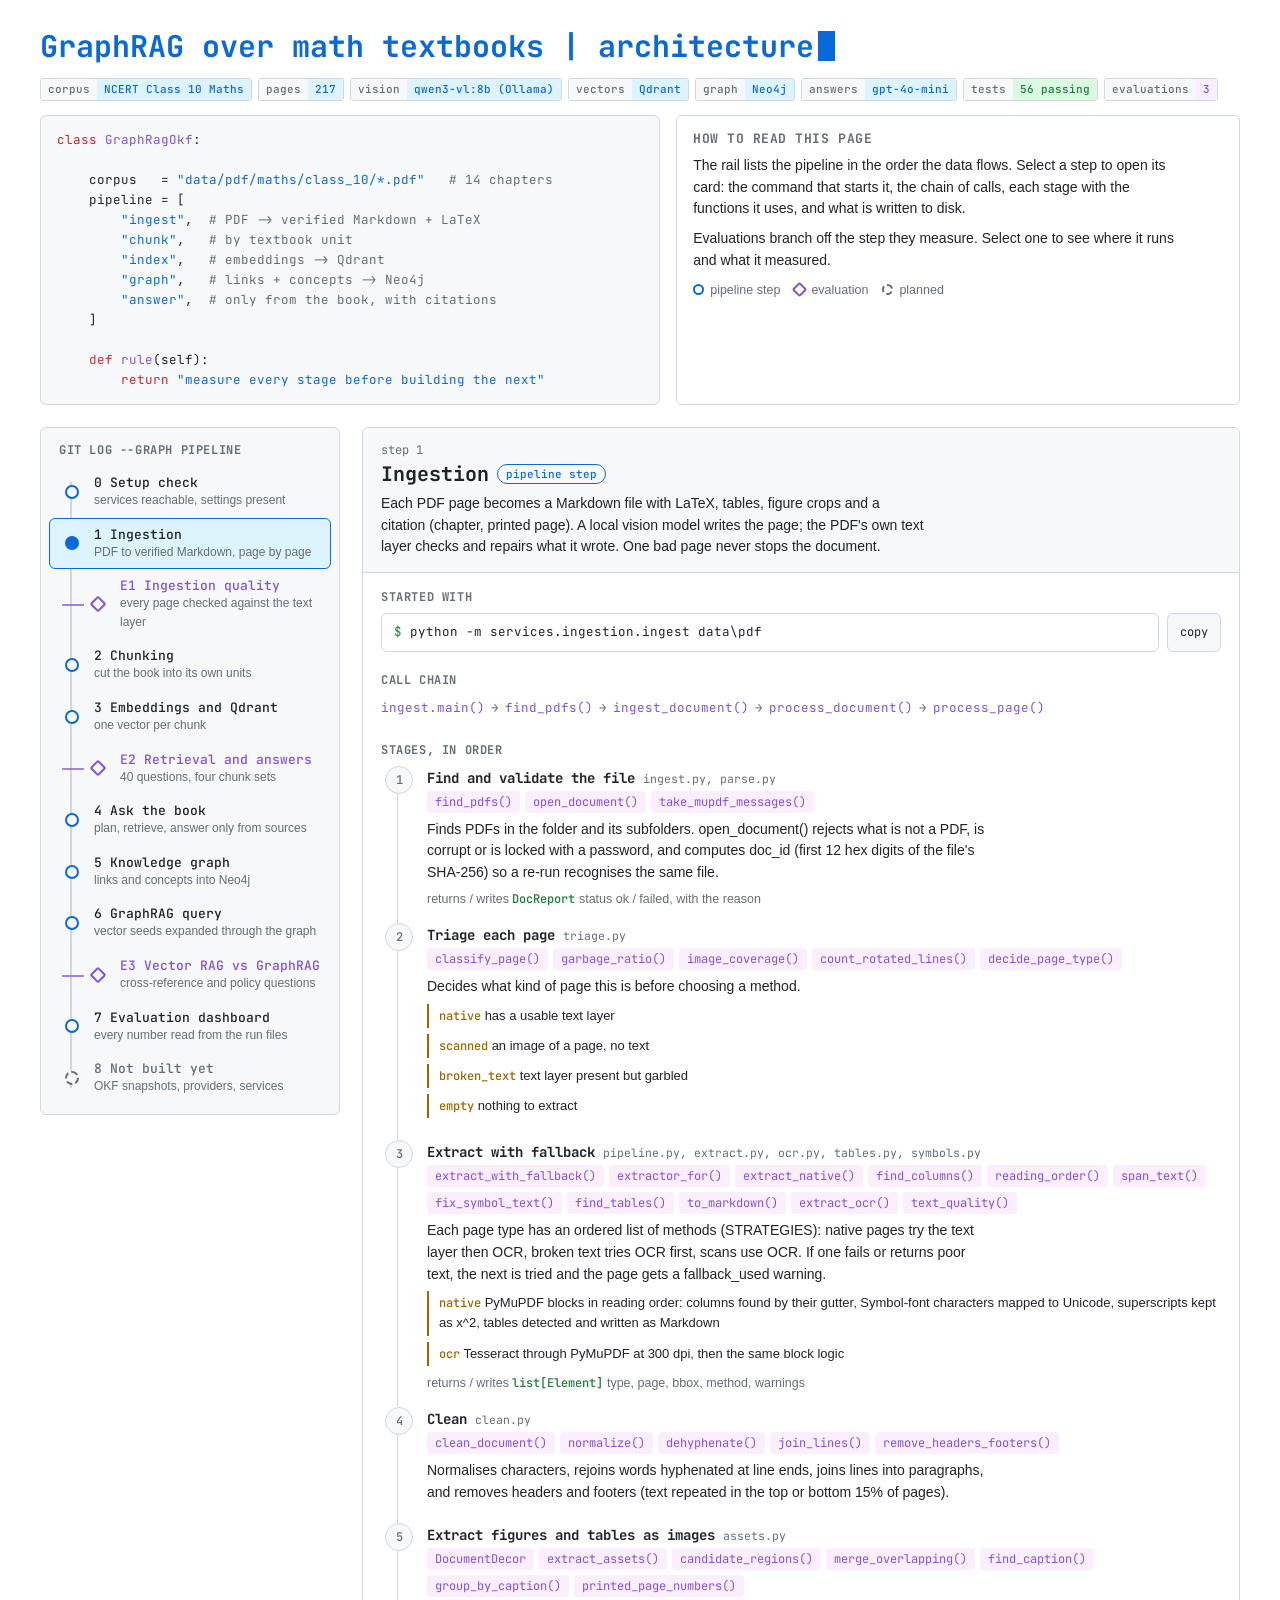
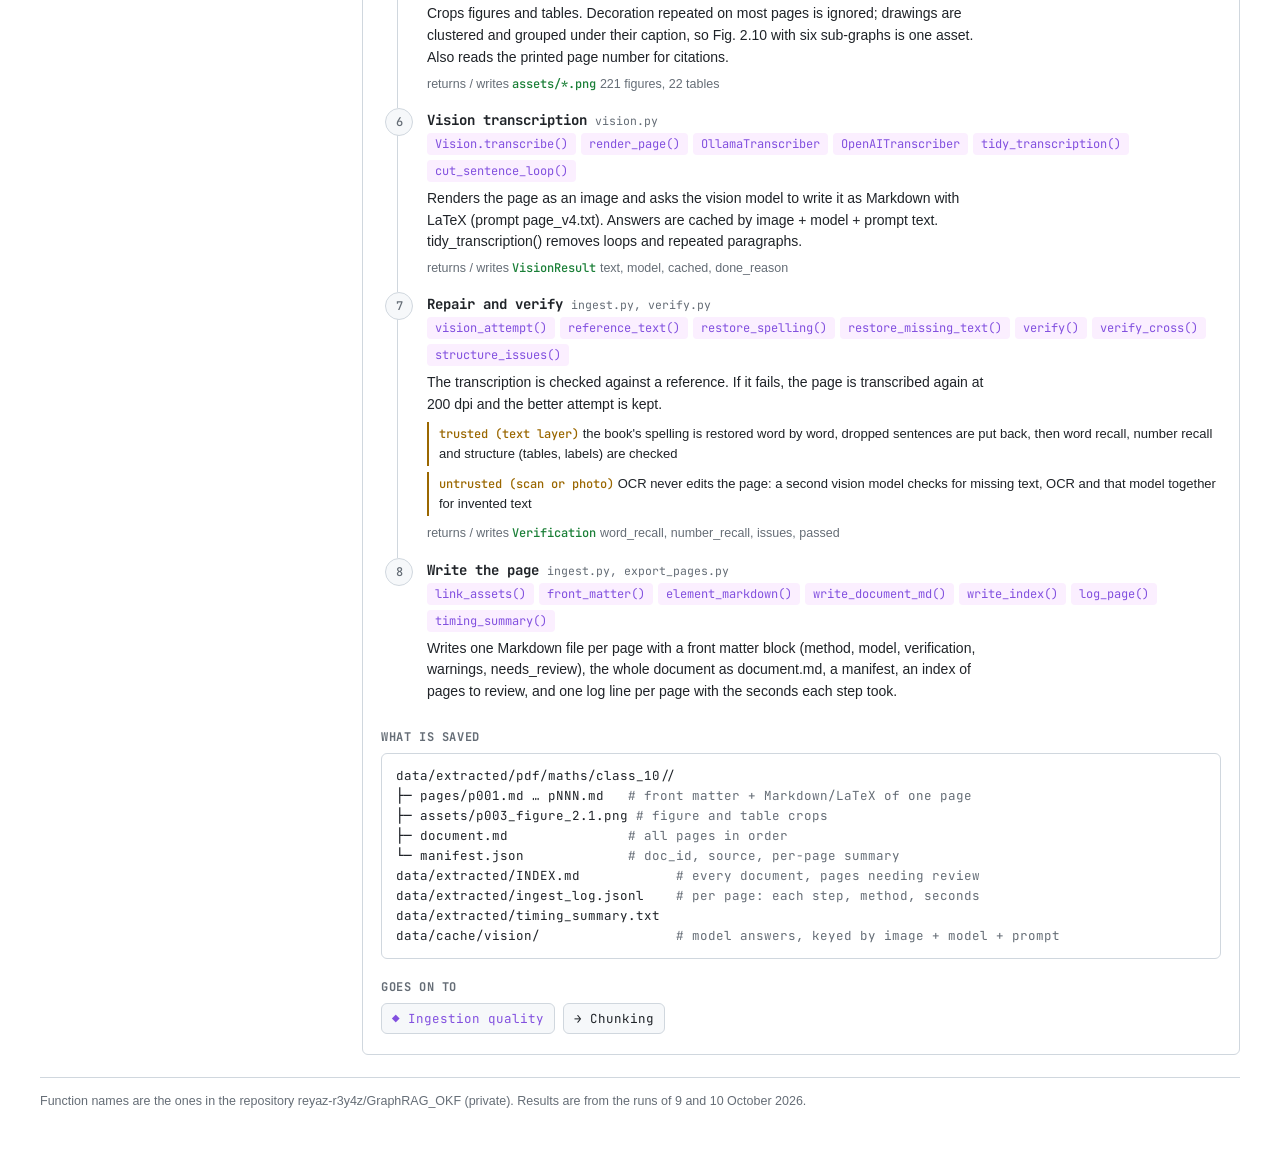
<file: projects/graphrag-architecture.html>
<!doctype html>
<html lang="en">
<head>
<meta charset="utf-8">
<meta name="viewport" content="width=device-width, initial-scale=1">
</head>
<body style="margin:0">
<title>GraphRAG OKF Architecture</title>
<link rel="stylesheet" href="https://fonts.googleapis.com/css2?family=JetBrains+Mono:wght@400;500;700&display=swap">
<style>
  /* Layout: a commit-graph rail of pipeline steps on the left (evaluations branch off it),
     the selected step's card on the right. Dark-first, after the GitHub profile it documents. */
  :root {
    color-scheme: dark;
    --bg: #0d1117; --panel: #161b22; --inset: #010409; --line: #30363d; --line-soft: #21262d;
    --fg: #e6edf3; --muted: #8b949e; --blue: #58a6ff; --blue-soft: #121d2f; --green: #3fb950; --green-soft: #12261e;
    --purple: #bc8cff; --purple-soft: #231b36; --amber: #d29922; --amber-soft: #2b2111; --red: #f85149;
    --mono: "JetBrains Mono", ui-monospace, SFMono-Regular, Consolas, "Liberation Mono", monospace;
    --sans: -apple-system, "Segoe UI", "Noto Sans", Helvetica, Arial, sans-serif;
  }
  @media (prefers-color-scheme: light) {
    :root:not([data-theme="dark"]) {
      color-scheme: light;
      --bg: #ffffff; --panel: #f6f8fa; --inset: #ffffff; --line: #d0d7de; --line-soft: #e6e9ed;
      --fg: #1f2328; --muted: #656d76; --blue: #0969da; --blue-soft: #ddf4ff; --green: #1a7f37; --green-soft: #dafbe1;
      --purple: #8250df; --purple-soft: #fbefff; --amber: #9a6700; --amber-soft: #fff8c5; --red: #cf222e;
    }
  }
  :root[data-theme="light"] {
    color-scheme: light;
    --bg: #ffffff; --panel: #f6f8fa; --inset: #ffffff; --line: #d0d7de; --line-soft: #e6e9ed;
    --fg: #1f2328; --muted: #656d76; --blue: #0969da; --blue-soft: #ddf4ff; --green: #1a7f37; --green-soft: #dafbe1;
    --purple: #8250df; --purple-soft: #fbefff; --amber: #9a6700; --amber-soft: #fff8c5; --red: #cf222e;
  }
  * { box-sizing: border-box; }
  body { background: var(--bg); color: var(--fg); font: 14px/1.55 var(--sans); }
  .wrap { max-width: 1240px; margin: 0 auto; padding-inline: 20px; padding-block: 28px 56px; display: grid; gap: 22px; }
  a { color: var(--blue); text-decoration: none; } a:hover { text-decoration: underline; }
  code, .mono { font-family: var(--mono); font-size: 12.5px; }
  button { font: inherit; color: inherit; }
  :focus-visible { outline: 2px solid var(--blue); outline-offset: 2px; }

  /* header */
  header { display: grid; gap: 14px; }
  .typed { font: 700 clamp(20px, 3.2vw, 30px)/1.2 var(--mono); color: var(--blue); text-wrap: balance; margin: 0; }
  .typed .cursor { display: inline-block; width: .55em; height: 1em; background: var(--blue); vertical-align: -0.12em; margin-left: 4px; animation: blink 1.1s steps(1) infinite; }
  @keyframes blink { 50% { opacity: 0; } }
  @media (prefers-reduced-motion: reduce) { .typed .cursor { animation: none; } }
  .badges { display: flex; flex-wrap: wrap; gap: 6px; }
  .badge { display: inline-flex; font: 500 11px/1 var(--mono); border-radius: 3px; overflow: hidden; border: 1px solid var(--line); }
  .badge b { padding: 5px 7px; background: var(--panel); color: var(--muted); font-weight: 500; }
  .badge span { padding: 5px 7px; background: var(--blue-soft); color: var(--blue); }
  .badge.g span { background: var(--green-soft); color: var(--green); }
  .badge.p span { background: var(--purple-soft); color: var(--purple); }
  .about { display: grid; grid-template-columns: minmax(0, 1.1fr) minmax(0, 1fr); gap: 16px; }
  .codebox { background: var(--panel); border: 1px solid var(--line); border-radius: 6px; padding: 14px 16px; overflow-x: auto; min-width: 0; }
  .codebox pre { margin: 0; font: 12.5px/1.6 var(--mono); }
  .k { color: var(--red); } .s { color: var(--blue); } .c { color: var(--muted); } .f { color: var(--purple); } .n { color: var(--amber); }
  .how { border: 1px solid var(--line); border-radius: 6px; padding: 14px 16px; min-width: 0; }
  .how h2 { font: 700 13px var(--mono); margin: 0 0 8px; color: var(--muted); letter-spacing: .04em; text-transform: uppercase; }
  .how p { margin: 0 0 8px; max-width: 62ch; } .how p:last-child { margin: 0; }
  .legend { display: flex; flex-wrap: wrap; gap: 14px; font-size: 12.5px; color: var(--muted); margin-top: 10px; }
  .legend i { display: inline-block; width: 11px; height: 11px; border-radius: 50%; margin-right: 6px; vertical-align: -1px; border: 2px solid var(--blue); background: var(--bg); }
  .legend i.e { border-color: var(--purple); border-radius: 2px; transform: rotate(45deg); }
  .legend i.pl { border-style: dashed; border-color: var(--muted); }

  /* main: rail + card */
  .main { display: grid; grid-template-columns: 300px minmax(0, 1fr); gap: 22px; align-items: start; }
  .rail { position: sticky; top: calc(env(safe-area-inset-top, 0px) + 12px); border: 1px solid var(--line); border-radius: 6px; background: var(--panel); padding: 10px 8px; }
  .rail h2 { font: 700 12px var(--mono); color: var(--muted); letter-spacing: .05em; text-transform: uppercase; margin: 4px 10px 8px; }
  .rail ol { list-style: none; margin: 0; padding: 0; position: relative; }
  .rail ol::before { content: ""; position: absolute; left: 21px; top: 16px; bottom: 16px; width: 2px; background: var(--line); }
  .node { position: relative; display: grid; grid-template-columns: 28px minmax(0, 1fr); gap: 8px; align-items: center; width: 100%; text-align: left;
          background: transparent; border: 1px solid transparent; border-radius: 6px; padding: 7px 8px 7px 8px; cursor: pointer; }
  .node:hover { background: var(--line-soft); }
  .node[aria-current="true"] { background: var(--blue-soft); border-color: var(--blue); }
  .dot { justify-self: center; width: 14px; height: 14px; border-radius: 50%; border: 2px solid var(--blue); background: var(--panel); z-index: 1; }
  .node[aria-current="true"] .dot { background: var(--blue); }
  .node .t { font: 500 13px var(--mono); display: block; }
  .node .d { font-size: 12px; color: var(--muted); display: block; }
  .node.eval { margin-left: 26px; width: calc(100% - 26px); }
  .node.eval::before { content: ""; position: absolute; left: -14px; top: 50%; width: 22px; height: 2px; background: var(--purple); opacity: .7; }
  .node.eval .dot { border-color: var(--purple); border-radius: 2px; transform: rotate(45deg); width: 12px; height: 12px; }
  .node.eval[aria-current="true"] { background: var(--purple-soft); border-color: var(--purple); }
  .node.eval[aria-current="true"] .dot { background: var(--purple); }
  .node.eval .t { color: var(--purple); }
  .node.planned .dot { border-style: dashed; border-color: var(--muted); }
  .node.planned .t { color: var(--muted); }

  /* card */
  .card { border: 1px solid var(--line); border-radius: 6px; min-width: 0; }
  .card > header { display: block; padding: 14px 18px; border-bottom: 1px solid var(--line); background: var(--panel); border-radius: 6px 6px 0 0; }
  .crumb { font: 12px var(--mono); color: var(--muted); }
  .card h2 { font: 700 20px/1.25 var(--mono); margin: 4px 0 6px; text-wrap: balance; }
  .card .sum { margin: 0; max-width: 70ch; color: var(--fg); }
  .pill { display: inline-block; font: 500 11px var(--mono); padding: 2px 8px; border-radius: 20px; border: 1px solid var(--blue); color: var(--blue); margin-left: 8px; vertical-align: 3px; }
  .pill.eval { border-color: var(--purple); color: var(--purple); } .pill.planned { border-color: var(--muted); color: var(--muted); }
  .body { padding: 16px 18px 20px; display: grid; gap: 20px; }
  .sec > h3 { font: 700 12px var(--mono); color: var(--muted); letter-spacing: .05em; text-transform: uppercase; margin: 0 0 8px; }
  .cmd { display: flex; gap: 8px; align-items: stretch; }
  .cmd pre { flex: 1; min-width: 0; margin: 0; background: var(--inset); border: 1px solid var(--line); border-radius: 6px; padding: 9px 12px; overflow-x: auto; font: 12.5px/1.5 var(--mono); }
  .cmd pre::before { content: "$ "; color: var(--green); }
  .copy { border: 1px solid var(--line); background: var(--panel); border-radius: 6px; padding: 0 12px; cursor: pointer; font: 12px var(--mono); }
  .copy:hover { border-color: var(--blue); color: var(--blue); }
  .chain { font: 12.5px/1.9 var(--mono); overflow-x: auto; white-space: nowrap; padding-bottom: 2px; }
  .chain span { color: var(--purple); } .chain i { color: var(--muted); font-style: normal; padding: 0 6px; }
  .stages { list-style: none; margin: 0; padding: 0; display: grid; gap: 0; counter-reset: st; }
  .stage { position: relative; display: grid; grid-template-columns: 34px minmax(0, 1fr); gap: 12px; padding-bottom: 14px; counter-increment: st; }
  .stage::before { content: counter(st); width: 26px; height: 26px; border-radius: 50%; border: 1px solid var(--line); background: var(--panel); display: grid; place-items: center; font: 500 12px var(--mono); color: var(--muted); z-index: 1; margin-left: 4px; }
  .stage::after { content: ""; position: absolute; left: 16px; top: 26px; bottom: 0; width: 1px; background: var(--line); }
  .stage:last-child { padding-bottom: 0; } .stage:last-child::after { display: none; }
  .stage h4 { font: 700 14px var(--mono); margin: 3px 0 4px; display: flex; flex-wrap: wrap; gap: 8px; align-items: baseline; }
  .file { font: 400 11.5px var(--mono); color: var(--muted); }
  .stage p { margin: 0 0 6px; max-width: 72ch; }
  .fns { display: flex; flex-wrap: wrap; gap: 5px; margin: 0 0 6px; }
  .fn { font: 12px var(--mono); padding: 2px 7px; border-radius: 4px; background: var(--purple-soft); color: var(--purple); border: 1px solid transparent; white-space: nowrap; }
  .out { font-size: 12.5px; color: var(--muted); } .out b { color: var(--green); font: 500 12px var(--mono); }
  .branch { margin: 2px 0 8px; display: grid; gap: 6px; }
  .branch div { border-left: 2px solid var(--amber); padding: 2px 0 2px 10px; font-size: 13px; }
  .branch b { font: 500 12px var(--mono); color: var(--amber); }
  .tree { margin: 0; background: var(--inset); border: 1px solid var(--line); border-radius: 6px; padding: 12px 14px; overflow-x: auto; font: 12.5px/1.6 var(--mono); }
  .tree .c { color: var(--muted); }
  .facts { display: grid; grid-template-columns: repeat(auto-fit, minmax(150px, 1fr)); gap: 10px; }
  .fact { border: 1px solid var(--line); border-radius: 6px; padding: 10px 12px; background: var(--panel); }
  .fact b { display: block; font: 700 20px var(--mono); color: var(--green); font-variant-numeric: tabular-nums; }
  .fact span { font-size: 12.5px; color: var(--muted); }
  .tw { overflow-x: auto; border: 1px solid var(--line); border-radius: 6px; }
  table { border-collapse: collapse; width: 100%; font-size: 13px; }
  caption { text-align: left; padding: 9px 12px; font: 500 12.5px var(--mono); background: var(--panel); border-bottom: 1px solid var(--line); }
  th, td { padding: 7px 12px; text-align: left; border-bottom: 1px solid var(--line-soft); vertical-align: middle; }
  th { font: 500 11.5px var(--mono); color: var(--muted); white-space: nowrap; }
  tr:last-child td { border-bottom: 0; }
  td.num { font: 12.5px var(--mono); font-variant-numeric: tabular-nums; white-space: nowrap; }
  tr.ours td { background: var(--green-soft); } tr.ours td:first-child { font-weight: 600; }
  .bar { display: inline-block; height: 7px; border-radius: 4px; background: var(--blue); margin-right: 8px; vertical-align: middle; }
  tr.ours .bar { background: var(--green); }
  .notes { margin: 0; padding-left: 18px; display: grid; gap: 6px; max-width: 76ch; }
  .next { display: flex; flex-wrap: wrap; gap: 8px; }
  .jump { border: 1px solid var(--line); background: var(--panel); border-radius: 6px; padding: 6px 10px; cursor: pointer; font: 12.5px var(--mono); }
  .jump:hover { border-color: var(--blue); color: var(--blue); }
  .jump.eval { color: var(--purple); } .jump.eval:hover { border-color: var(--purple); }
  footer { color: var(--muted); font-size: 12.5px; border-top: 1px solid var(--line); padding-top: 14px; }

  @media (max-width: 900px) {
    .about, .main { grid-template-columns: minmax(0, 1fr); }
    .rail { position: static; }
  }
</style>

<div class="wrap">
  <header>
    <h1 class="typed">GraphRAG over math textbooks | architecture<span class="cursor" aria-hidden="true"></span></h1>
    <div class="badges" aria-label="Project facts">
      <span class="badge"><b>corpus</b><span>NCERT Class 10 Maths</span></span>
      <span class="badge"><b>pages</b><span>217</span></span>
      <span class="badge"><b>vision</b><span>qwen3-vl:8b (Ollama)</span></span>
      <span class="badge"><b>vectors</b><span>Qdrant</span></span>
      <span class="badge"><b>graph</b><span>Neo4j</span></span>
      <span class="badge"><b>answers</b><span>gpt-4o-mini</span></span>
      <span class="badge g"><b>tests</b><span>56 passing</span></span>
      <span class="badge p"><b>evaluations</b><span>3</span></span>
    </div>
    <div class="about">
      <div class="codebox"><pre><span class="k">class</span> <span class="f">GraphRagOkf</span>:

    corpus   = <span class="s">"data/pdf/maths/class_10/*.pdf"</span>   <span class="c"># 14 chapters</span>
    pipeline = [
        <span class="s">"ingest"</span>,  <span class="c"># PDF -> verified Markdown + LaTeX</span>
        <span class="s">"chunk"</span>,   <span class="c"># by textbook unit</span>
        <span class="s">"index"</span>,   <span class="c"># embeddings -> Qdrant</span>
        <span class="s">"graph"</span>,   <span class="c"># links + concepts -> Neo4j</span>
        <span class="s">"answer"</span>,  <span class="c"># only from the book, with citations</span>
    ]

    <span class="k">def</span> <span class="f">rule</span>(self):
        <span class="k">return</span> <span class="s">"measure every stage before building the next"</span></pre></div>
      <div class="how">
        <h2>How to read this page</h2>
        <p>The rail lists the pipeline in the order the data flows. Select a step to open its card: the command that starts it, the chain of calls, each stage with the functions it uses, and what is written to disk.</p>
        <p>Evaluations branch off the step they measure. Select one to see where it runs and what it measured.</p>
        <div class="legend"><span><i></i>pipeline step</span><span><i class="e"></i>evaluation</span><span><i class="pl"></i>planned</span></div>
      </div>
    </div>
  </header>

  <div class="main">
    <nav class="rail" aria-label="Pipeline steps">
      <h2>git log --graph pipeline</h2>
      <ol id="rail"></ol>
    </nav>
    <article class="card" id="card" aria-live="polite"></article>
  </div>

  <footer>Function names are the ones in the repository reyaz-r3y4z/GraphRAG_OKF (private). Results are from the runs of 9 and 10 October 2026.</footer>
</div>

<script>
const STEPS = [
  { id: "setup", n: "0", kind: "step", title: "Setup check", short: "services reachable, settings present",
    sum: "Before anything runs, one script checks that every service and setting the pipeline needs is there. All settings live in .env; a missing one stops the program with a message naming it.",
    cmd: "python -m scripts.checkup_setup",
    chain: ["checkup_setup", "required_env()", "check_*()"],
    stages: [
      { name: "Read settings", file: "services/config.py", fns: ["load_dotenv", "required_env", "optional_env"],
        what: "Loads .env. required_env() raises an error that names the missing setting, so no default can silently differ from the file." },
      { name: "Check each dependency", file: "scripts/checkup_setup.py",
        fns: ["check_neo", "check_qdrant", "check_openai", "check_pymupdf", "check_tesseract", "check_tiktoken", "check_vision_settings", "check_vision_model"],
        what: "Connects to Neo4j and Qdrant (Docker), calls OpenAI once, checks PyMuPDF and the Tesseract language data, and that the Ollama vision model is pulled.",
        out: ["exit code 1", "if any check fails"] },
    ],
    saved: null, next: ["ingest"] },

  { id: "ingest", n: "1", kind: "step", title: "Ingestion", short: "PDF to verified Markdown, page by page",
    sum: "Each PDF page becomes a Markdown file with LaTeX, tables, figure crops and a citation (chapter, printed page). A local vision model writes the page; the PDF's own text layer checks and repairs what it wrote. One bad page never stops the document.",
    cmd: "python -m services.ingestion.ingest data\\pdf",
    chain: ["ingest.main()", "find_pdfs()", "ingest_document()", "process_document()", "process_page()"],
    stages: [
      { name: "Find and validate the file", file: "ingest.py, parse.py", fns: ["find_pdfs", "open_document", "take_mupdf_messages"],
        what: "Finds PDFs in the folder and its subfolders. open_document() rejects what is not a PDF, is corrupt or is locked with a password, and computes doc_id (first 12 hex digits of the file's SHA-256) so a re-run recognises the same file.",
        out: ["DocReport", "status ok / failed, with the reason"] },
      { name: "Triage each page", file: "triage.py", fns: ["classify_page", "garbage_ratio", "image_coverage", "count_rotated_lines", "decide_page_type"],
        what: "Decides what kind of page this is before choosing a method.",
        branch: [["native", "has a usable text layer"], ["scanned", "an image of a page, no text"], ["broken_text", "text layer present but garbled"], ["empty", "nothing to extract"]] },
      { name: "Extract with fallback", file: "pipeline.py, extract.py, ocr.py, tables.py, symbols.py",
        fns: ["extract_with_fallback", "extractor_for", "extract_native", "find_columns", "reading_order", "span_text", "fix_symbol_text", "find_tables", "to_markdown", "extract_ocr", "text_quality"],
        what: "Each page type has an ordered list of methods (STRATEGIES): native pages try the text layer then OCR, broken text tries OCR first, scans use OCR. If one fails or returns poor text, the next is tried and the page gets a fallback_used warning.",
        branch: [["native", "PyMuPDF blocks in reading order: columns found by their gutter, Symbol-font characters mapped to Unicode, superscripts kept as x^2, tables detected and written as Markdown"],
                 ["ocr", "Tesseract through PyMuPDF at 300 dpi, then the same block logic"]],
        out: ["list[Element]", "type, page, bbox, method, warnings"] },
      { name: "Clean", file: "clean.py", fns: ["clean_document", "normalize", "dehyphenate", "join_lines", "remove_headers_footers"],
        what: "Normalises characters, rejoins words hyphenated at line ends, joins lines into paragraphs, and removes headers and footers (text repeated in the top or bottom 15% of pages)." },
      { name: "Extract figures and tables as images", file: "assets.py", fns: ["DocumentDecor", "extract_assets", "candidate_regions", "merge_overlapping", "find_caption", "group_by_caption", "printed_page_numbers"],
        what: "Crops figures and tables. Decoration repeated on most pages is ignored; drawings are clustered and grouped under their caption, so Fig. 2.10 with six sub-graphs is one asset. Also reads the printed page number for citations.",
        out: ["assets/*.png", "221 figures, 22 tables"] },
      { name: "Vision transcription", file: "vision.py", fns: ["Vision.transcribe", "render_page", "OllamaTranscriber", "OpenAITranscriber", "tidy_transcription", "cut_sentence_loop"],
        what: "Renders the page as an image and asks the vision model to write it as Markdown with LaTeX (prompt page_v4.txt). Answers are cached by image + model + prompt text. tidy_transcription() removes loops and repeated paragraphs.",
        out: ["VisionResult", "text, model, cached, done_reason"] },
      { name: "Repair and verify", file: "ingest.py, verify.py", fns: ["vision_attempt", "reference_text", "restore_spelling", "restore_missing_text", "verify", "verify_cross", "structure_issues"],
        what: "The transcription is checked against a reference. If it fails, the page is transcribed again at 200 dpi and the better attempt is kept.",
        branch: [["trusted (text layer)", "the book's spelling is restored word by word, dropped sentences are put back, then word recall, number recall and structure (tables, labels) are checked"],
                 ["untrusted (scan or photo)", "OCR never edits the page: a second vision model checks for missing text, OCR and that model together for invented text"]],
        out: ["Verification", "word_recall, number_recall, issues, passed"] },
      { name: "Write the page", file: "ingest.py, export_pages.py", fns: ["link_assets", "front_matter", "element_markdown", "write_document_md", "write_index", "log_page", "timing_summary"],
        what: "Writes one Markdown file per page with a front matter block (method, model, verification, warnings, needs_review), the whole document as document.md, a manifest, an index of pages to review, and one log line per page with the seconds each step took." },
    ],
    saved: `data/extracted/pdf/maths/class_10/<pdf name>/
├─ pages/p001.md … pNNN.md   <span class="c"># front matter + Markdown/LaTeX of one page</span>
├─ assets/p003_figure_2.1.png <span class="c"># figure and table crops</span>
├─ document.md               <span class="c"># all pages in order</span>
└─ manifest.json             <span class="c"># doc_id, source, per-page summary</span>
data/extracted/INDEX.md            <span class="c"># every document, pages needing review</span>
data/extracted/ingest_log.jsonl    <span class="c"># per page: each step, method, seconds</span>
data/extracted/timing_summary.txt
data/cache/vision/                 <span class="c"># model answers, keyed by image + model + prompt</span>`,
    next: ["eval-ingest", "chunk"] },

  { id: "eval-ingest", n: "E1", kind: "eval", title: "Ingestion quality", short: "every page checked against the text layer",
    sum: "Ingestion is evaluated in three places: inside the pipeline on every page, against three pages transcribed by hand, and by unit tests on synthetic PDFs built to break extractors.",
    where: [
      { name: "On every page, during ingestion", file: "services/ingestion/verify.py", fns: ["verify", "verify_cross", "structure_issues", "recall"],
        what: "Word recall, number recall, share of extra words and structure against the reference. A page that fails is retried, then flagged needs_review in its front matter." },
      { name: "Against hand-checked pages", file: "bench/score_golden.py", fns: ["score", "math_parts", "table_rows", "find_extracted"],
        what: "Compares the output with three golden pages: words, each formula, each table row." },
      { name: "Unit tests", file: "tests/test_ingestion.py, scripts/make_nasty_pdfs.py", fns: ["make_two_column", "make_table_merged", "make_scanned_bad", "make_rotated", "make_corrupt"],
        what: "Synthetic PDFs with known ground truth: two columns, merged table cells, bad scans, rotated text, corrupt and encrypted files." },
    ],
    cmd: "python -m bench.score_golden",
    facts: [["217", "pages ingested, 14 chapters"], ["210", "passed the automatic checks; the rest confirmed by a person"], ["99.8%", "mean word recall against the text layer"], ["99.7%", "mean number recall"], ["3 of 3", "golden pages: every word, formula and table row"]],
    tables: [
      { caption: "Pages flagged for review after each fix (all 14 chapters, 217 pages)", cols: ["Run", "Flagged"], bar: 1, max: 34,
        rows: [["First full run", 34], ["\\sin and \\cos counted as words, own comments ignored", 15], ["Loop cut, wordless figure labels, no math-only restores", 11], ["Remaining pages confirmed by a person", 0]] },
      { caption: "Vision models on the same hand-checked page (RTX 4060 Ti, 8 GB)", cols: ["Model", "s / page", "Result"],
        rows: [["gemma3:4b", 55, "changed the book's spelling, invented a figure"], ["glm-ocr (0.9B)", 18, "repeated the page 3 times"], ["qwen3-vl:8b (thinking)", 262, "near perfect, far too slow"],
               ["qwen3-vl:8b-instruct (chosen)", 31, "100% of words, 40/40 formulas"], ["qwen3-vl:4b-instruct", 10, "dropped terms, invented text"]], ours: 3 },
    ],
    notes: ["Most early flags were bugs in the checker, not in the model: trigonometry pages failed because \\sin was treated as markup.",
            "Vision models quietly edit the book (zeroes to zeros, −(7) to −7). The text layer restores the original.",
            "A page can pass word checks with a whole table missing; the structure check caught that."],
    next: ["chunk"] },

  { id: "chunk", n: "2", kind: "step", title: "Chunking", short: "cut the book into its own units",
    sum: "The page files are cut into chunks for retrieval. The main method follows the textbook's structure, so an Example stays with its Solution. A second method cuts fixed windows, kept only as the baseline to compare against.",
    cmd: "python -m services.chunking.build --source data/extracted --mode units --name vision_units",
    chain: ["build.main()", "rglob('manifest.json')", "chunk_document()  |  chunk_document_windows()", "save()"],
    stages: [
      { name: "Read the pages", file: "units.py", fns: ["read_pages", "chapter_number", "chapter_title", "paragraphs"],
        what: "Loads pages/p*.md of one document with their front matter (PDF page, printed page, needs_review) and splits the text into paragraphs at blank lines." },
      { name: "Build units (mode: units)", file: "units.py", fns: ["build_units", "extra_units"],
        what: "Walks the paragraphs and starts a new unit at each heading the book uses.",
        branch: [["Section", "2.3 Relationship between Zeroes and Coefficients …"], ["Example", "with its Solution and Remarks"], ["Theorem", "with its Proof"],
                 ["Exercise question", "each numbered question of EXERCISE 2.1 is its own unit"], ["Figure / Table", "caption plus description, as extra units"]] },
      { name: "Turn units into chunks", file: "units.py", fns: ["to_chunks", "tokens", "slug"],
        what: "Each chunk starts with a context line, so it carries its own citation: [NCERT Class 10 Mathematics | Ch. 2 Polynomials > 2.3 … | Example 5 | p. 22]. A unit over 700 tokens is split into parts of about 500.",
        out: ["Chunk", "chunk_id, chapter, section, unit_type, label, pages, pdf_pages, text, token_count, assets"] },
      { name: "Baseline (mode: windows)", file: "windows.py", fns: ["chunk_document_windows"],
        what: "400-token windows with 80 tokens of overlap, the usual RAG default. It cuts through examples and proofs." },
      { name: "Save", file: "units.py, build.py", fns: ["save", "book_name"], what: "One JSON line per chunk.", out: ["chunks.jsonl", "747 unit chunks from the vision text"] },
    ],
    saved: `data/chunks/
├─ vision_units/chunks.jsonl     <span class="c"># 747 chunks  (full pipeline)</span>
├─ vision_windows/chunks.jsonl   <span class="c"># 402 chunks</span>
├─ native_units/chunks.jsonl     <span class="c"># 533 chunks  (text layer only)</span>
└─ native_windows/chunks.jsonl   <span class="c"># 295 chunks  (typical RAG baseline)</span>`,
    next: ["index"] },

  { id: "index", n: "3", kind: "step", title: "Embeddings and Qdrant", short: "one vector per chunk",
    sum: "Every chunk is turned into a vector and stored in Qdrant together with the whole chunk record, so a search returns the text and its citation in one step.",
    cmd: "python -m services.vector.index vision_units",
    chain: ["index.build()", "load_chunks()", "llm.embed()", "qdrant().upsert()"],
    stages: [
      { name: "Load the chunk file", file: "services/vector/index.py", fns: ["load_chunks"], what: "Reads data/chunks/<name>/chunks.jsonl." },
      { name: "Embed", file: "services/llm.py", fns: ["embed", "_load_cache", "client"],
        what: "OpenAI text-embedding-3-small, 1,536 numbers per chunk. Vectors are cached on disk by the SHA-256 of the text, so a text is paid for once.",
        out: ["data/cache/embeddings/text-embedding-3-small.jsonl", "about 60 MB"] },
      { name: "Store", file: "services/vector/index.py", fns: ["build", "collection", "qdrant"],
        what: "Recreates the collection maths_<name> (cosine distance) and upserts one point per chunk: id = uuid5 of chunk_id, payload = the chunk." },
      { name: "Search", file: "services/vector/index.py", fns: ["search"], what: "Embeds the query and returns the k nearest chunks with their score." },
      { name: "Inspect one page end to end", file: "bench/inspect_page.py", fns: ["show_chunk", "find_doc"],
        what: "Prints a page's Markdown, its chunks, each cached vector and the stored Qdrant point, and checks they match." },
    ],
    saved: `Qdrant (Docker, port 6333)
├─ maths_vision_units     <span class="c"># 747 points, 1536 dims, cosine</span>
├─ maths_vision_windows   <span class="c"># 402</span>
├─ maths_native_units     <span class="c"># 533</span>
├─ maths_native_windows   <span class="c"># 295</span>
└─ maths_concepts         <span class="c"># 511 concept names (written in step 5)</span>`,
    next: ["eval-rag", "ask"] },

  { id: "eval-rag", n: "E2", kind: "eval", title: "Retrieval and answers", short: "40 questions, four chunk sets",
    sum: "Two text sources (the PDF text layer, the verified vision text) times two chunking methods, on 40 hand-written questions. This is where unit chunking was shown to matter most.",
    where: [
      { name: "Retrieval", file: "bench/eval_rag.py", fns: ["eval_retrieval", "finds", "label_at_line_start"],
        what: "Hit@k, Recall@k and MRR. A chunk only counts when it starts the expected unit on the right pages; a mention of 'Theorem 6.1' inside another unit does not count." },
      { name: "Answers", file: "bench/eval_rag.py", fns: ["eval_answers", "contains", "summarise"],
        what: "gpt-4o-mini answers from the top 5 chunks with numbered citations; a judge marks each rubric statement and counts wrong claims. Closed book is the same model with no sources." },
      { name: "Questions", file: "eval/class_10_maths_questions.yaml", fns: [],
        what: "Definitions, worked examples, exercise lookups, tables and figures, connecting units, across chapters. Each lists the expected units, pages, exact tokens and a rubric." },
    ],
    cmd: "python -m bench.eval_rag retrieval native_windows native_units vision_windows vision_units",
    tables: [
      { caption: "Retrieval (40 questions)", cols: ["Set-up", "Hit@1", "Hit@5", "Recall@5", "MRR"], pct: [1, 2, 3], bar: 1, max: 1,
        rows: [["Typical RAG: text layer, 400-token windows", 0.60, 0.775, 0.662, 0.68], ["Text layer, textbook units", 0.80, 0.95, 0.863, 0.853],
               ["Vision text, windows", 0.525, 0.70, 0.60, 0.599], ["Full pipeline: vision text, units", 0.85, 0.975, 0.84, 0.908]], ours: 3 },
      { caption: "Answers", cols: ["Set-up", "Rubric", "Fully correct", "Wrong claims / answer", "Cites the right unit"], pct: [1, 2, 4], bar: 1, max: 1,
        rows: [["Closed book (no sources)", 0.604, 0.425, 0.85, 0], ["Typical RAG", 0.863, 0.725, 0.225, 0.725], ["Text layer, units", 0.919, 0.875, 0.25, 0.875],
               ["Vision text, windows", 0.821, 0.675, 0.35, 0.625], ["Full pipeline", 0.933, 0.875, 0.25, 0.90]], ours: 4 },
    ],
    notes: ["Units instead of windows raised Hit@1 from 60% to 80% on the same text.",
            "The richer vision text is 51% longer; in fixed windows that made retrieval worse, in units it gave the best result.",
            "Limit: here the judge is the same model that answers."],
    saved: `data/eval/retrieval_<timestamp>.json   <span class="c"># per question: ranks, top 5</span>
data/eval/answers_<timestamp>.json     <span class="c"># per question: answer, verdict, citations</span>`,
    next: ["ask"] },

  { id: "ask", n: "4", kind: "step", title: "Ask the book", short: "plan, retrieve, answer only from sources",
    sum: "One question in, one cited answer out. The model may only use the retrieved extracts; if they do not contain what is needed, it says so and gives the reason.",
    cmd: "python -m services.rag.ask --web",
    chain: ["ask.main()", "terminal()  |  web() → Handler.do_POST()", "answer()"],
    stages: [
      { name: "Plan the search", file: "services/rag/answer.py", fns: ["plan"],
        what: "One small model call rewrites a follow-up ('and its proof?') into a full question and names the textbook concept the question needs, e.g. 'zero of a linear polynomial' for a problem written only in formulas." },
      { name: "Look up named units", file: "services/rag/answer.py", fns: ["named_units", "label_lookup"],
        what: "Embeddings match meaning, not names. 'Example 5 of Chapter 2', 'Theorem 6.1' or 'Exercise 4.3 Q2' are fetched from the chunk file by chapter and label." },
      { name: "Search", file: "services/rag/answer.py, services/vector/index.py", fns: ["retrieve", "search"],
        what: "Two vector searches, one for the question and one for the concept; the best results fill the remaining places after the named units.",
        branch: [["vector", "stop here: 5 sources"], ["graph", "hand the seeds to step 6, graph_retrieve()"]] },
      { name: "Answer under the grounded policy", file: "services/rag/answer.py, services/llm.py", fns: ["format_sources", "chat"],
        what: "GROUNDED_PROMPT: every definition, theorem, formula and fact must come from a source and be cited as [n]; arithmetic and algebra steps are allowed. The reply is plain text in three parts.",
        branch: [["STATUS", "answered, partial or out_of_scope"], ["REASON", "what the sources lack, when it does not answer"], ["ANSWER", "Markdown with [n] citations"]] },
      { name: "Check the citations", file: "services/rag/check.py", fns: ["check_citations", "normalise"],
        what: "No model involved. Every cited formula relating variables must appear in the source it cites; formulas found in no source are listed as unsourced.",
        out: ["Result", "answer, sources, cited, status, reason, check"] },
      { name: "Show it", file: "services/rag/ask.py, chat.html", fns: ["print_result", "Handler.do_GET", "Handler.do_POST"],
        what: "Terminal chat or a local web page (127.0.0.1:8501) with rendered formulas, clickable citations, a status badge and a vector / graph switch." },
    ],
    saved: `<span class="c"># nothing is written: each question is answered from Qdrant (and Neo4j) as they are</span>`,
    next: ["graph", "eval-cross"] },

  { id: "graph", n: "5", kind: "step", title: "Knowledge graph", short: "links and concepts into Neo4j",
    sum: "Vector search finds units that look like the question. The graph stores which units refer to each other, so 'where is Theorem 10.1 used?' becomes a lookup.",
    cmd: "python -m services.graph.extract && python -m services.graph.build",
    chain: ["extract.main()", "explicit_links() + llm_extract()", "build.main()", "collect()", "merge_concepts()", "write()"],
    stages: [
      { name: "Explicit references", file: "services/graph/extract.py", fns: ["explicit_links", "canonical_label", "body"],
        what: "Regular expressions, no model: 'by Theorem 10.1', '(Theorem 6.1)', 'Table 8.1', 'Example 2, Chapter 8', 'studied in Chapter 6'." },
      { name: "Links and concepts by LLM", file: "services/graph/extract.py", fns: ["llm_extract", "parse_target", "cache_key"],
        what: "One call per chunk returns the concepts the unit defines, states or uses, and its links to other units (uses, converse_of, applies, proves, refers_to), each with a quote as evidence." },
      { name: "Keep only what the text shows", file: "services/graph/extract.py", fns: ["evidence_ok", "concept_in_text"],
        what: "A link is kept only if its evidence quote or the target's label is in the chunk; a concept only if its words are. The model cannot invent links.",
        out: ["data/graph/extractions.jsonl", "192 links kept, 26 dropped"] },
      { name: "Collect units and edges", file: "services/graph/build.py", fns: ["collect", "unit_key"],
        what: "Chunks with the same chapter and label become one Unit. Links are resolved to units; one edge per pair, the most specific type wins." },
      { name: "Merge duplicate concepts", file: "services/graph/build.py", fns: ["merge_concepts"],
        what: "Pairs of concept names with embedding similarity of 0.86 or more are shown to the model, which confirms real synonyms only ('bpt' = 'basic proportionality theorem'). 24 merges." },
      { name: "Write the graph", file: "services/graph/build.py", fns: ["write", "driver"],
        what: "Every node carries book = ncert_class10_maths, so a rebuild replaces only this book's nodes and leaves anything else in the database alone. Concept names are also indexed in Qdrant." },
    ],
    saved: `Neo4j (Docker, port 7687)
(:Chapter 14) ─HAS_SECTION→ (:Section 62) ─HAS_UNIT→ (:Unit 645)
(:Unit) ─USES | CONVERSE_OF | APPLIES | PROVES | REFERS_TO {evidence}→ (:Unit | :Chapter)   <span class="c"># 276 links</span>
(:Unit) ─DEFINES | STATES | USES_CONCEPT→ (:Concept 511)                                  <span class="c"># 1,539 links</span>

data/graph/extractions.jsonl          <span class="c"># per chunk: concepts, links, what was dropped</span>
data/graph/canonical_concepts.json    <span class="c"># concept name → merged name</span>
Qdrant: maths_concepts                <span class="c"># to match a question to concepts</span>`,
    next: ["graphrag"] },

  { id: "graphrag", n: "6", kind: "step", title: "GraphRAG query", short: "vector seeds expanded through the graph",
    sum: "Same question flow as step 4, with a different retrieval: the search results are starting points, and the graph adds the units linked to them in either direction.",
    cmd: "python -m services.rag.ask --retrieval graph",
    chain: ["answer(retrieval='graph')", "graph_retrieve()", "expand()", "links_source()"],
    stages: [
      { name: "Seeds", file: "services/graph/query.py", fns: ["graph_retrieve", "label_lookup", "retrieve", "match_concepts"],
        what: "Units named in the question, the vector results of step 4, and the concepts whose names match the question (collection maths_concepts)." },
      { name: "Expand in Neo4j", file: "services/graph/query.py", fns: ["expand", "unit_info", "is_figure"],
        what: "Cypher along USES, CONVERSE_OF, PROVES, APPLIES and REFERS_TO in both directions, so 'what does X use' and 'where is X used' both reach their units.",
        branch: [["from named units", "up to 2 links away"], ["from search results", "1 link away"], ["from concepts", "the units that define, state or use them"]] },
      { name: "Rank", file: "services/graph/query.py", fns: ["chunk_vector", "cosine", "chunks_by_id"],
        what: "Each candidate gets a prior from how it was reached (named > linked to a named unit > search result > concept) plus the similarity of its best chunk to the question. At most 8 chunks are kept." },
      { name: "Add the links as a source", file: "services/graph/query.py", fns: ["links_source", "describe"],
        what: "A last source lists the graph edges around the seeds with the book's own words, and one line per concept naming every unit that uses it. A list of uses can then be complete even when not every unit fits.",
        out: ["list[dict]", "up to 8 chunks + 1 links source"] },
      { name: "Answer", file: "services/rag/answer.py", fns: ["answer", "check_citations"], what: "The same grounded prompt and citation check as step 4." },
    ],
    saved: `<span class="c"># nothing is written at query time</span>`,
    next: ["eval-cross"] },

  { id: "eval-cross", n: "E3", kind: "eval", title: "Vector RAG vs GraphRAG", short: "cross-reference and policy questions",
    sum: "Questions whose answers need linked units, plus questions the book cannot answer. Ordinary RAG, hybrid RAG (vector + label and concept search) and GraphRAG answer the same questions; a different, stronger model grades them.",
    where: [
      { name: "Run each configuration", file: "bench/eval_crossref.py", fns: ["run_config", "plain_vector", "evaluate"],
        what: "Every question goes through the real answer() path of the chat. A control gives vector search 8 sources, as many as GraphRAG may use." },
      { name: "Grade", file: "bench/eval_crossref.py", fns: ["judge", "unit_found", "check_citations"],
        what: "gpt-4o sees the same sources as the answer and marks each rubric statement, whether the reply declined with a reason, and every claim the sources do not support." },
      { name: "Summarise and compare", file: "bench/eval_crossref.py", fns: ["summarise", "report", "load_run"],
        what: "Per configuration, per question type, per question; several runs can be put side by side." },
      { name: "Questions", file: "eval/cross_reference_questions.yaml, cross_reference_heldout.yaml", fns: [],
        what: "25 cross-reference and 8 policy questions, and 10 held-out questions written after the graph retrieval was tuned and before anything was run on them." },
    ],
    cmd: "python -m bench.eval_crossref run plain_vector vector_grounded graph_grounded --label mine",
    tables: [
      { caption: "Main set: 25 cross-reference questions", cols: ["Set-up", "All needed units found", "Rubric", "Fully correct", "s / answer"], pct: [1, 2, 3], bar: 1, max: 1,
        rows: [["Ordinary RAG (vector search only)", 0.28, 0.62, 0.44, 2.7], ["Hybrid RAG (vector + label and concept search)", 0.36, 0.55, 0.36, 4.1],
               ["Hybrid RAG with 8 sources (control)", 0.44, 0.57, 0.40, 3.9], ["GraphRAG (hybrid + knowledge graph)", 0.84, 0.84, 0.68, 5.6]], ours: 3 },
      { caption: "Rubric score by kind of question (main set)", cols: ["Kind", "Ordinary", "Hybrid", "GraphRAG"], pct: [1, 2, 3], bar: 3, max: 1,
        rows: [["used by: where is X used? (5)", 0.33, 0.27, 1.00], ["converse (3)", 0.83, 0.33, 1.00], ["chain: two links (3)", 0.67, 0.50, 0.83],
               ["uses: what does X use? (6)", 0.56, 0.64, 0.83], ["cross chapter (8)", 0.75, 0.75, 0.69]] },
      { caption: "Held-out set: 10 questions", cols: ["Set-up", "All needed units found", "Rubric", "Fully correct"], pct: [1, 2, 3], bar: 1, max: 1,
        rows: [["Ordinary RAG", 0.50, 0.80, 0.70], ["Hybrid RAG", 0.60, 0.70, 0.60], ["Hybrid RAG with 8 sources", 0.60, 0.85, 0.80], ["GraphRAG", 1.00, 0.87, 0.70]], ours: 3 },
      { caption: "Answering only from the book: 8 policy questions", cols: ["Set-up", "Grounded answers", "Policy followed", "Formulas found in no source"], pct: [1, 2], bar: 1, max: 1,
        rows: [["Hybrid RAG, open prompt (may add its own working)", 0.38, 0.62, 30], ["Hybrid RAG, grounded prompt", 1.00, 0.75, 5], ["GraphRAG, grounded prompt", 1.00, 0.75, 2]], ours: 2 },
    ],
    notes: ["The graph finds linked units: 84% of questions had every needed unit among the sources, against 36%. More context alone reached 44%.",
            "'Where is X used?' went from mostly wrong to all correct.",
            "On held-out questions retrieval was perfect, but the answer score moved only from 85% to 87%: noise at this size.",
            "Cross-chapter questions did not improve; one passage usually answers them and vector search already finds it.",
            "The grounded prompt stopped answers from memory, but it refuses some questions the sources could answer.",
            "One wrong extracted link reached an answer. The graph retrieval was tuned on the main set, so the held-out numbers are the fairer ones."],
    saved: `data/eval/crossref/<timestamp>_<label>/
├─ answers_<config>.jsonl   <span class="c"># every question: sources, answer, status, citation check, verdict, scores</span>
├─ summary.json             <span class="c"># per configuration and question type</span>
└─ report.md
data/eval/crossref/comparison_main.md, comparison_heldout.md
docs/graphrag_evaluation.md  <span class="c"># the written report</span>`,
    next: ["report"] },

  { id: "report", n: "7", kind: "step", title: "Evaluation dashboard", short: "every number read from the run files",
    sum: "The numbers of all three evaluations are collected from the files the pipeline wrote and turned into the datasets of the dashboard, so a new run updates the page.",
    cmd: "python -m bench.report_data && python -m bench.dashboard_data",
    chain: ["report_data.main()", "dashboard_data.main()", "crossref()"],
    stages: [
      { name: "Collect", file: "bench/report_data.py", fns: ["ingestion", "timing", "golden", "chunks", "latest"],
        what: "Reads page front matter, manifests, the ingestion log, chunk files and the latest retrieval and answer results.", out: ["data/eval/report_data.json", ""] },
      { name: "Shape into datasets", file: "bench/dashboard_data.py", fns: ["main", "crossref", "crossref_runs", "write"],
        what: "One JSON file per chart or table; the findings text takes its numbers from the results." },
    ],
    saved: `data/eval/report_data.json
data/eval/dashboard/*.json   <span class="c"># headline, retrieval, answers, crossref, policy, findings, …</span>`,
    next: ["planned"] },

  { id: "planned", n: "8", kind: "planned", title: "Not built yet", short: "OKF snapshots, providers, services",
    sum: "The roadmap's remaining stages. Nothing here has code or results yet.",
    stages: [
      { name: "OKF snapshots", file: "services/okf/ (empty)", fns: [], what: "Version-controlled exports of the knowledge graph, so the knowledge itself has a history." },
      { name: "Provider comparison", file: "services/llm.py", fns: [], what: "Claude and Ollama behind the same chat() function, run on the same question sets as OpenAI." },
      { name: "Agent routing", file: "services/orchestrator/ (empty)", fns: [], what: "An agent that decides per question whether to use vector search, the graph or both. Today the switch is manual." },
      { name: "Services", file: "", fns: [], what: "FastAPI per service and RabbitMQ events between them." },
    ],
    notes: ["Open issues from the evaluation: two sections are never retrieved (the quadratic formula, the Gauss passage), the grounded prompt is over-cautious, and extracted link types are noisy."],
    saved: null, next: [] },
];

// ------------------------------------------------------------------ rendering
const byId = Object.fromEntries(STEPS.map((s) => [s.id, s]));
function h(tag, attrs, ...kids) {
  const el = document.createElement(tag);
  for (const [k, v] of Object.entries(attrs || {})) {
    if (k === "class") el.className = v; else if (k === "html") el.innerHTML = v;
    else if (k.startsWith("on")) el.addEventListener(k.slice(2), v); else el.setAttribute(k, v);
  }
  for (const kid of kids.flat()) if (kid !== null && kid !== undefined && kid !== false) el.append(kid.nodeType ? kid : document.createTextNode(String(kid)));
  return el;
}
const pct = (v) => Math.round(v * 100) + "%";

function stageItem(st) {
  return h("li", { class: "stage" }, h("div", {},
    h("h4", {}, st.name, st.file ? h("span", { class: "file" }, st.file) : null),
    st.fns && st.fns.length ? h("div", { class: "fns" }, st.fns.map((f) => h("span", { class: "fn" }, /^[A-Z]\w*$/.test(f) ? f : f + "()"))) : null,
    h("p", {}, st.what),
    st.branch ? h("div", { class: "branch" }, st.branch.map(([k, v]) => h("div", {}, h("b", {}, k), "  ", v))) : null,
    st.out ? h("div", { class: "out" }, "returns / writes ", h("b", {}, st.out[0]), st.out[1] ? "  " + st.out[1] : "") : null));
}

function tableEl(t) {
  const max = t.max || 1;
  return h("div", { class: "tw" }, h("table", {},
    h("caption", {}, t.caption),
    h("thead", {}, h("tr", {}, t.cols.map((c) => h("th", {}, c)))),
    h("tbody", {}, t.rows.map((r, i) => h("tr", { class: t.ours === i ? "ours" : "" }, r.map((v, j) => {
      if (typeof v !== "number") return h("td", {}, v);
      const text = (t.pct || []).includes(j) ? pct(v) : String(v);
      const bar = t.bar === j ? h("span", { class: "bar", style: `width:${Math.max(2, Math.round(90 * v / max))}px` }) : null;
      return h("td", { class: "num" }, bar, text);
    }))))));
}

function sec(title, ...kids) { return h("section", { class: "sec" }, h("h3", {}, title), kids); }

function render(id) {
  const s = byId[id] || STEPS[1];
  document.querySelectorAll(".node").forEach((n) => n.setAttribute("aria-current", n.dataset.id === s.id ? "true" : "false"));
  const card = document.getElementById("card");
  card.innerHTML = "";
  const label = s.kind === "eval" ? "evaluation" : s.kind === "planned" ? "planned" : "pipeline step";
  card.append(h("header", {},
    h("div", { class: "crumb" }, (s.kind === "eval" ? "evaluation " : "step ") + s.n),
    h("h2", {}, s.title, h("span", { class: "pill " + s.kind }, label)),
    h("p", { class: "sum" }, s.sum)));
  const body = h("div", { class: "body" });
  if (s.facts) body.append(sec("Result", h("div", { class: "facts" }, s.facts.map(([b, t]) => h("div", { class: "fact" }, h("b", {}, b), h("span", {}, t))))));
  if (s.tables) body.append(sec(s.facts ? "Details" : "Results", h("div", { style: "display:grid;gap:14px" }, s.tables.map(tableEl))));
  if (s.notes) body.append(sec(s.kind === "planned" ? "Known open issues" : "What it showed", h("ul", { class: "notes" }, s.notes.map((n) => h("li", {}, n)))));
  if (s.cmd) {
    const pre = h("pre", {}, s.cmd);
    const btn = h("button", { class: "copy", type: "button", onclick: async () => {
      try { await navigator.clipboard.writeText(s.cmd); btn.textContent = "copied"; }
      catch (e) { const r = document.createRange(); r.selectNodeContents(pre); const sel = getSelection(); sel.removeAllRanges(); sel.addRange(r); btn.textContent = "selected"; }
      setTimeout(() => { btn.textContent = "copy"; }, 1400);
    } }, "copy");
    body.append(sec(s.kind === "eval" ? "Run it" : "Started with", h("div", { class: "cmd" }, pre, btn)));
  }
  if (s.chain) body.append(sec("Call chain", h("div", { class: "chain" }, s.chain.flatMap((c, i) => [i ? h("i", {}, "→") : null, h("span", {}, c)]))));
  if (s.where) body.append(sec("Where the evaluation is done", h("ol", { class: "stages" }, s.where.map(stageItem))));
  if (s.stages) body.append(sec(s.kind === "planned" ? "Planned" : "Stages, in order", h("ol", { class: "stages" }, s.stages.map(stageItem))));
  if (s.saved) body.append(sec("What is saved", h("pre", { class: "tree", html: s.saved })));
  if (s.next && s.next.length) body.append(sec("Goes on to", h("div", { class: "next" }, s.next.map((n) =>
    h("button", { class: "jump " + byId[n].kind, type: "button", onclick: () => select(n, true) }, (byId[n].kind === "eval" ? "◆ " : "→ ") + byId[n].title)))));
  card.append(body);
}

function select(id, scroll) {
  render(id);
  try { history.replaceState(null, "", "#" + id); } catch (e) { /* hash is a convenience */ }
  if (scroll) document.getElementById("card").scrollIntoView({ behavior: "smooth", block: "start" });
}

const rail = document.getElementById("rail");
for (const s of STEPS) {
  rail.append(h("li", {}, h("button", { class: "node " + s.kind, type: "button", "data-id": s.id, onclick: () => select(s.id, matchMedia("(max-width: 900px)").matches) },
    h("span", { class: "dot" }), h("span", {}, h("span", { class: "t" }, s.n + "  " + s.title), h("span", { class: "d" }, s.short)))));
}
render((location.hash || "").slice(1) || "ingest");
</script>

</body>
</html>
</file>
